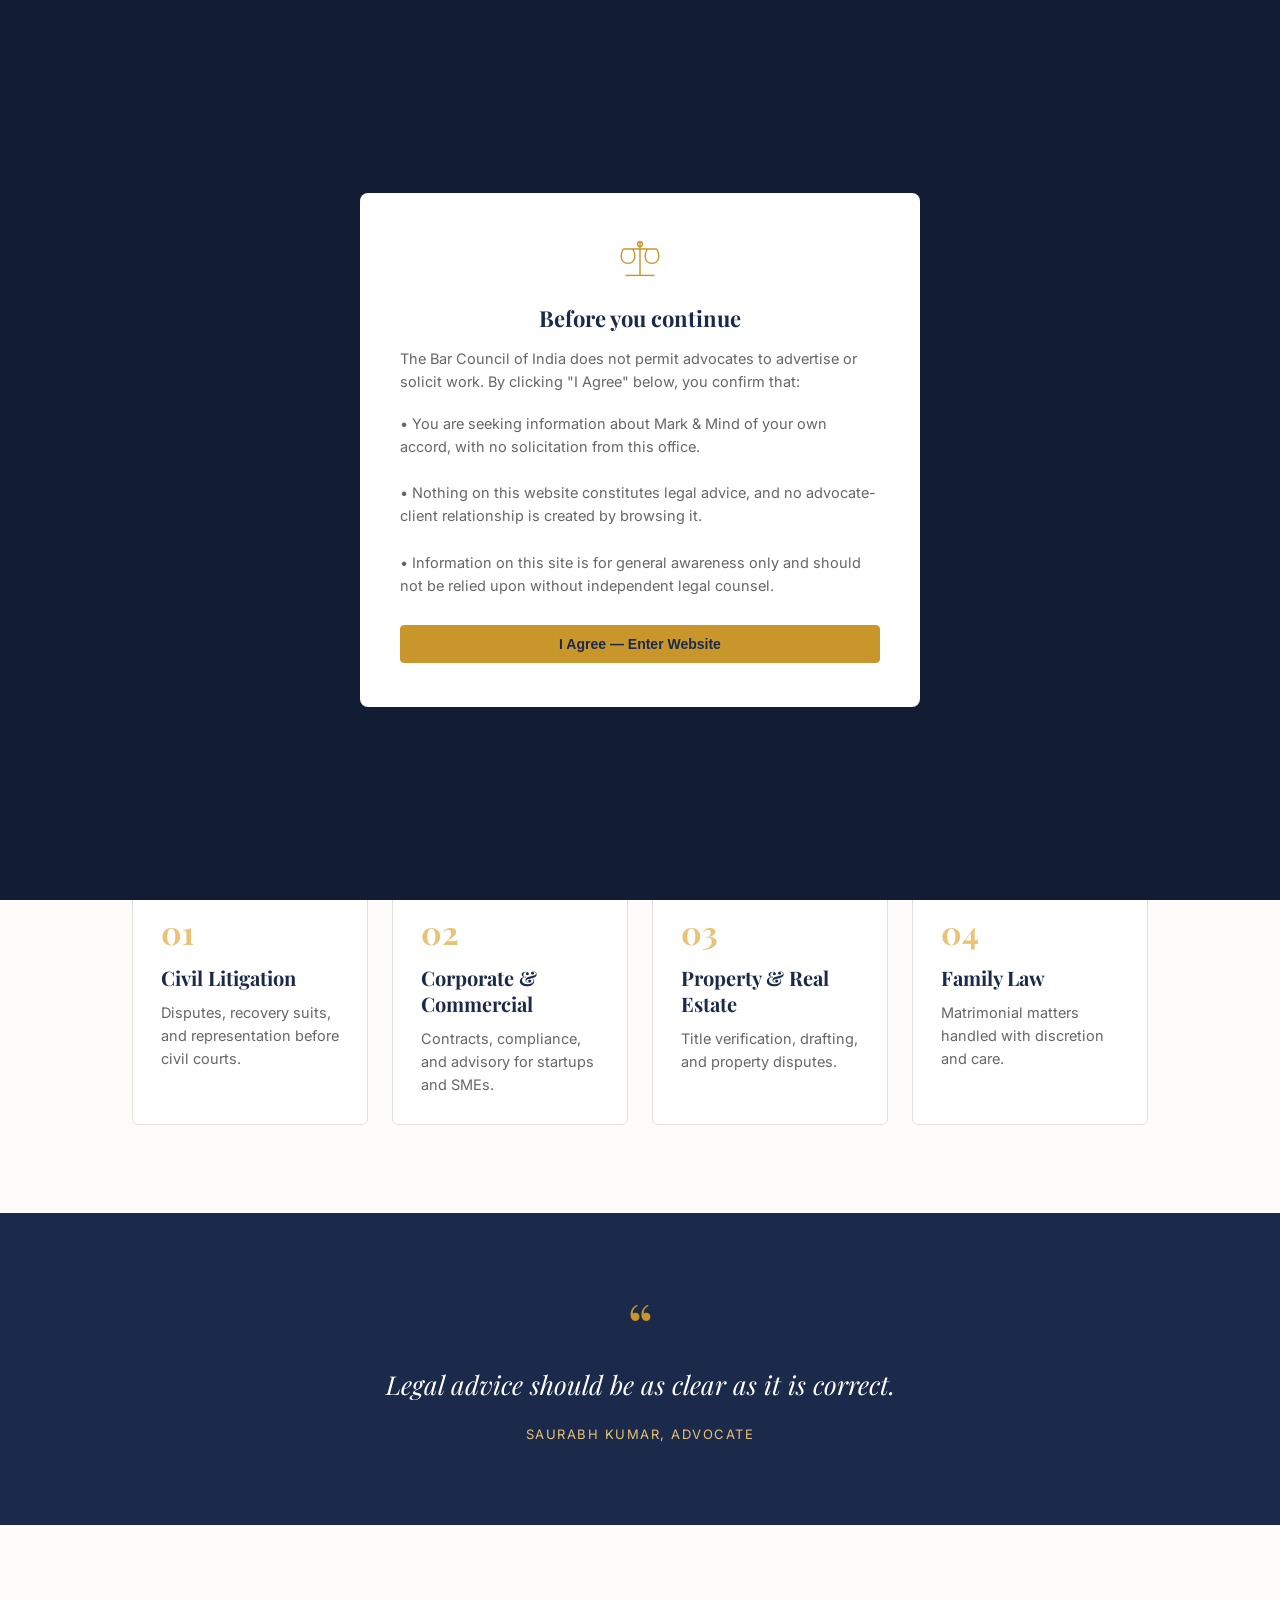
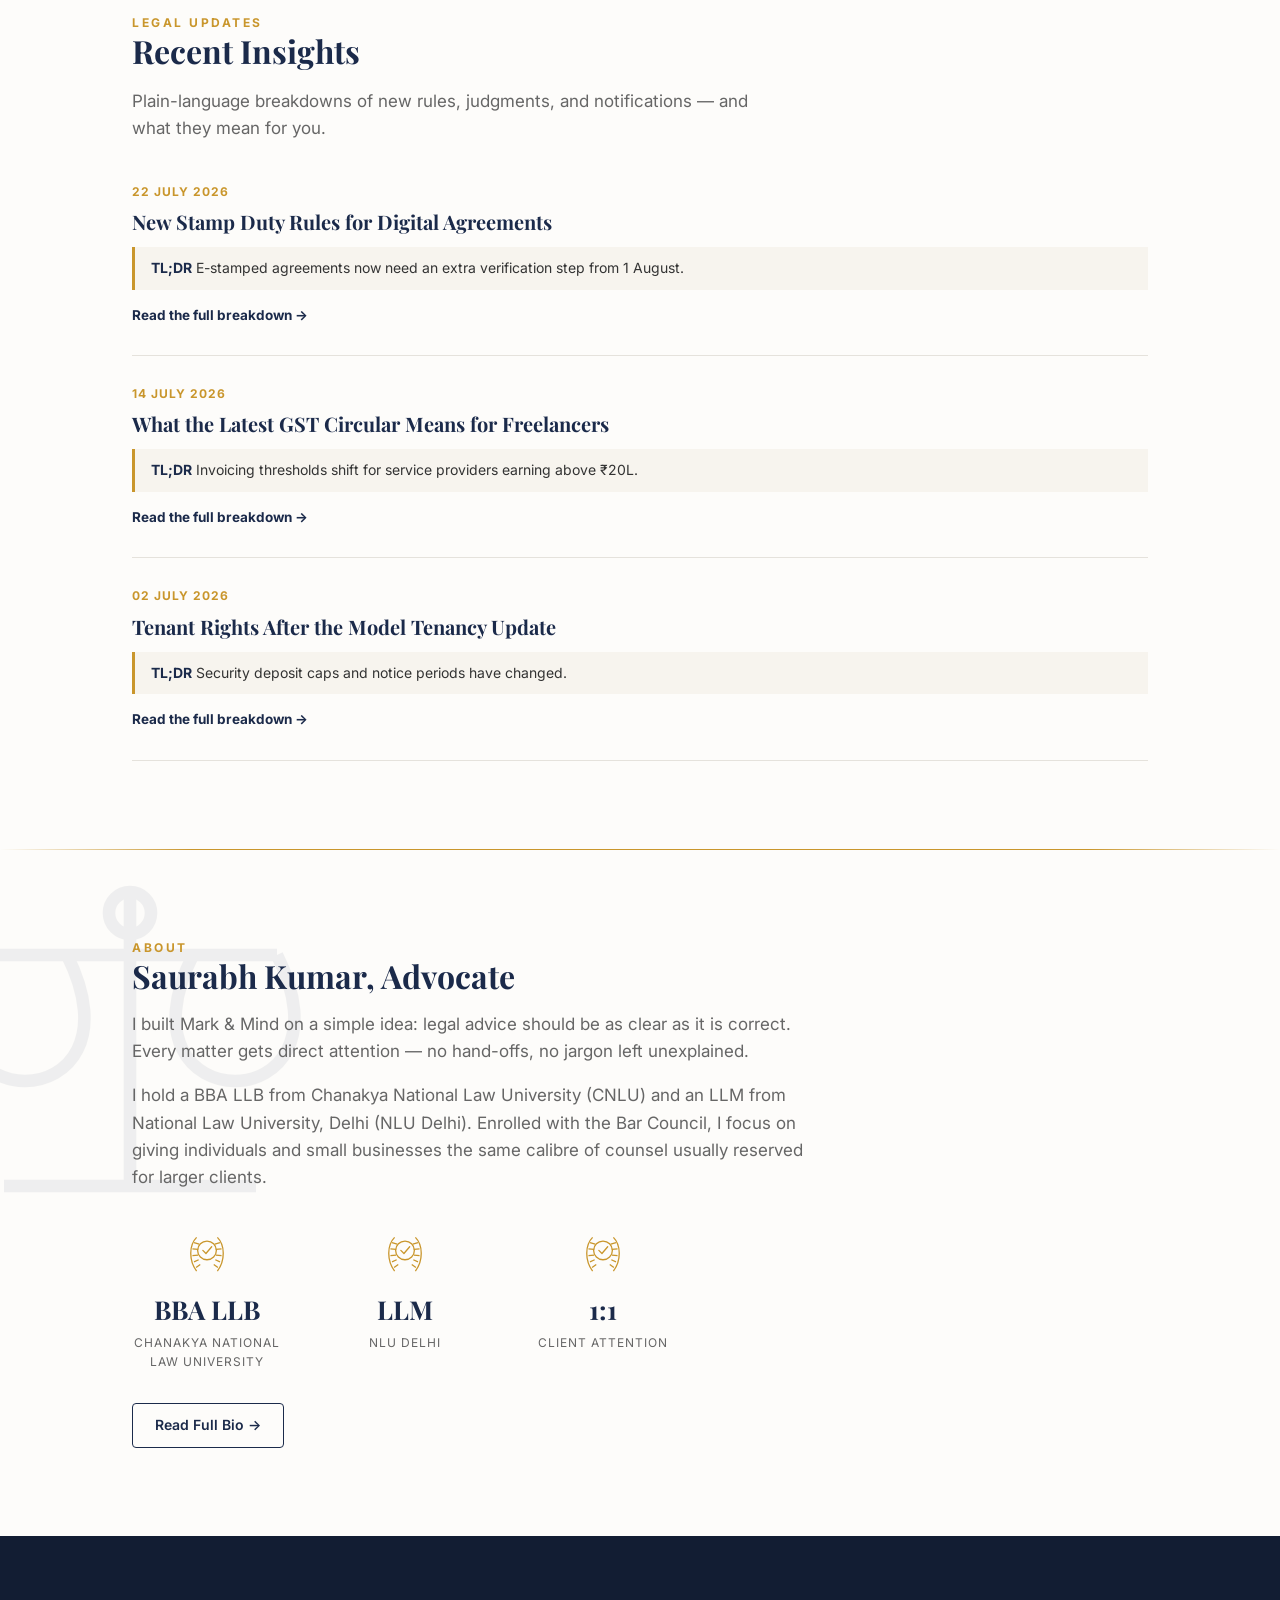
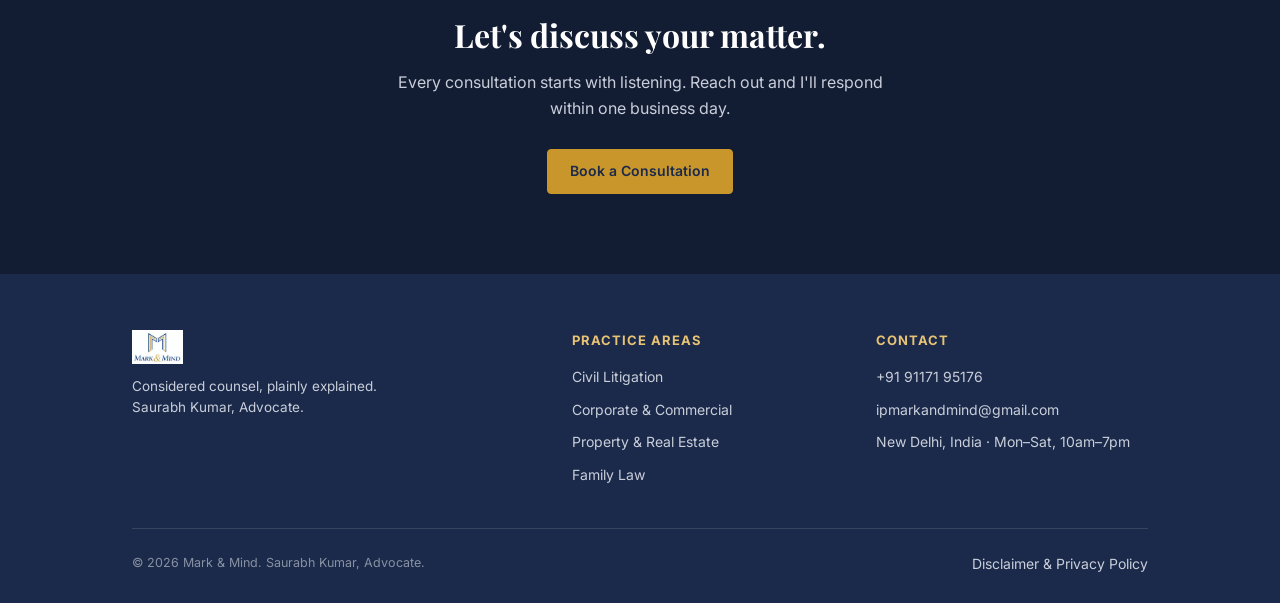
<file: app/static/index.html>
<!DOCTYPE html>
<html lang="en">
<head>
<meta charset="UTF-8" />
<meta name="viewport" content="width=device-width, initial-scale=1.0" />
<title>Mark &amp; Mind — Saurabh Kumar, Advocate | New Delhi</title>
<meta name="description" content="Saurabh Kumar advises individuals and small businesses on civil, corporate, and property matters — with clarity and direct attention." />
<link rel="stylesheet" href="assets/styles.css" />
</head>
<body>

<!-- ===== BCI-required disclaimer gateway ===== -->
<div class="gateway-overlay" id="gateway">
  <div class="gateway-card">
    <svg viewBox="0 0 100 100"><use href="assets/scales-icon.svg#scales-icon" style="color:#C9962C"/></svg>
    <h2>Before you continue</h2>
    <p>
      The Bar Council of India does not permit advocates to advertise or solicit work.
      By clicking "I Agree" below, you confirm that:
    </p>
    <p style="margin-top:-10px;">
      • You are seeking information about Mark &amp; Mind of your own accord, with no
      solicitation from this office.<br/><br/>
      • Nothing on this website constitutes legal advice, and no advocate-client
      relationship is created by browsing it.<br/><br/>
      • Information on this site is for general awareness only and should not be
      relied upon without independent legal counsel.
    </p>
    <button class="btn btn-gold" id="gateway-agree">I Agree — Enter Website</button>
  </div>
</div>

<header class="site-header">
  <div class="wrap">
    <a href="index.html" class="brand">
      <img src="assets/logo.png" style="height:34px; width:auto;">
    </a>
    <nav class="main-nav">
      <a href="index.html" class="current">Home</a>
      <a href="practice-areas.html">Practice Areas</a>
      <a href="insights.html">Insights</a>
      <a href="about.html">About</a>
      <a href="careers.html">Careers</a>
      <a href="contact.html" class="btn btn-gold">Book a Consultation</a>
    </nav>
  </div>
</header>

<section class="hero hero-bg">
  <div class="wrap">
    <div class="eyebrow">Advocate · New Delhi</div>
    <h1>Considered counsel,<br/>plainly explained.</h1>
    <p class="lede">
      Saurabh Kumar advises individuals and small businesses on civil, corporate,
      and property matters — with the same clarity he brings to writing about the law.
    </p>
    <div class="hero-actions">
      <a href="practice-areas.html" class="btn btn-ghost" style="border-color:#fff; color:#fff;">View Practice Areas →</a>
      <a href="insights.html" class="btn btn-gold">Read Latest Insights</a>
    </div>
  </div>
</section>

<hr class="divider"/>

<section>
  <div class="wrap">
    <div class="eyebrow">What I Handle</div>
    <h2>Practice Areas</h2>
    <p class="lede">Focused representation across the matters individuals and growing businesses face most often.</p>

    <div class="card-grid">
      <a href="practice-areas.html#civil" class="practice-card">
        <div class="num">01</div>
        <h3>Civil Litigation</h3>
        <p>Disputes, recovery suits, and representation before civil courts.</p>
      </a>
      <a href="practice-areas.html#corporate" class="practice-card">
        <div class="num">02</div>
        <h3>Corporate &amp; Commercial</h3>
        <p>Contracts, compliance, and advisory for startups and SMEs.</p>
      </a>
      <a href="practice-areas.html#property" class="practice-card">
        <div class="num">03</div>
        <h3>Property &amp; Real Estate</h3>
        <p>Title verification, drafting, and property disputes.</p>
      </a>
      <a href="practice-areas.html#family" class="practice-card">
        <div class="num">04</div>
        <h3>Family Law</h3>
        <p>Matrimonial matters handled with discretion and care.</p>
      </a>
    </div>
  </div>
</section>

<section class="quote-band">
  <div class="wrap">
    <div class="quote-mark">&#8220;</div>
    <blockquote>Legal advice should be as clear as it is correct.</blockquote>
    <cite>Saurabh Kumar, Advocate</cite>
  </div>
</section>

<section>
  <div class="wrap">
    <div class="eyebrow">Legal Updates</div>
    <h2>Recent Insights</h2>
    <p class="lede">Plain-language breakdowns of new rules, judgments, and notifications — and what they mean for you.</p>

    <div class="article-list">
      <div class="article-item">
        <div class="article-date">22 July 2026</div>
        <h3>New Stamp Duty Rules for Digital Agreements</h3>
        <div class="tldr"><strong>TL;DR</strong> E-stamped agreements now need an extra verification step from 1 August.</div>
        <a href="insights.html#stamp-duty" class="read-more">Read the full breakdown →</a>
      </div>
      <div class="article-item">
        <div class="article-date">14 July 2026</div>
        <h3>What the Latest GST Circular Means for Freelancers</h3>
        <div class="tldr"><strong>TL;DR</strong> Invoicing thresholds shift for service providers earning above ₹20L.</div>
        <a href="insights.html#gst-circular" class="read-more">Read the full breakdown →</a>
      </div>
      <div class="article-item">
        <div class="article-date">02 July 2026</div>
        <h3>Tenant Rights After the Model Tenancy Update</h3>
        <div class="tldr"><strong>TL;DR</strong> Security deposit caps and notice periods have changed.</div>
        <a href="insights.html#tenancy-update" class="read-more">Read the full breakdown →</a>
      </div>
    </div>
  </div>
</section>

<hr class="divider"/>

<section>
  <svg class="watermark-scales left" viewBox="0 0 100 100"><use href="assets/scales-icon.svg#scales-icon" style="color:#1B2A4A"/></svg>
  <div class="wrap">
    <div class="eyebrow">About</div>
    <h2>Saurabh Kumar, Advocate</h2>
    <p class="lede" style="max-width:680px; margin-top:16px;">
      I built Mark &amp; Mind on a simple idea: legal advice should be as clear as it is
      correct. Every matter gets direct attention — no hand-offs, no jargon left unexplained.
    </p>
    <p class="lede" style="max-width:680px;">
      I hold a BBA LLB from Chanakya National Law University (CNLU) and an LLM from
      National Law University, Delhi (NLU Delhi). Enrolled with the Bar Council, I focus
      on giving individuals and small businesses the same calibre of counsel usually
      reserved for larger clients.
    </p>

    <div class="badge-row">
      <div class="badge">
        <svg viewBox="0 0 100 100"><use href="assets/laurel.svg#laurel-icon"/></svg>
        <div class="badge-num">BBA LLB</div>
        <div class="badge-label">Chanakya National Law University</div>
      </div>
      <div class="badge">
        <svg viewBox="0 0 100 100"><use href="assets/laurel.svg#laurel-icon"/></svg>
        <div class="badge-num">LLM</div>
        <div class="badge-label">NLU Delhi</div>
      </div>
      <div class="badge">
        <svg viewBox="0 0 100 100"><use href="assets/laurel.svg#laurel-icon"/></svg>
        <div class="badge-num">1:1</div>
        <div class="badge-label">Client Attention</div>
      </div>
    </div>

    <a href="about.html" class="btn" style="margin-top:32px; display:inline-block;">Read Full Bio →</a>
  </div>
</section>

<section class="quote-band" style="background:var(--navy-deep);">
  <div class="wrap">
    <h2 style="color:#fff;">Let's discuss your matter.</h2>
    <p style="color:#C9CEDA; max-width:520px; margin:16px auto 28px;">
      Every consultation starts with listening. Reach out and I'll respond within one business day.
    </p>
    <a href="contact.html" class="btn btn-gold">Book a Consultation</a>
  </div>
</section>

<footer class="site-footer">
  <div class="wrap">
    <div class="footer-grid">
      <div>
        <div class="brand"><img src="assets/logo.png" style="height:34px; width:auto;"></div>
        <p style="font-size:13.5px; margin-top:12px; max-width:280px;">Considered counsel, plainly explained. Saurabh Kumar, Advocate.</p>
      </div>
      <div>
        <h4>Practice Areas</h4>
        <a href="practice-areas.html#civil">Civil Litigation</a>
        <a href="practice-areas.html#corporate">Corporate &amp; Commercial</a>
        <a href="practice-areas.html#property">Property &amp; Real Estate</a>
        <a href="practice-areas.html#family">Family Law</a>
      </div>
      <div>
        <h4>Contact</h4>
        <a href="tel:+919117195176">+91 91171 95176</a>
        <a href="mailto:ipmarkandmind@gmail.com">ipmarkandmind@gmail.com</a>
        <a href="contact.html">New Delhi, India · Mon–Sat, 10am–7pm</a>
      </div>
    </div>
    <div class="footer-bottom">
      <span>© 2026 Mark &amp; Mind. Saurabh Kumar, Advocate.</span>
      <span><a href="legal.html" style="display:inline;">Disclaimer &amp; Privacy Policy</a></span>
    </div>
  </div>
</footer>

<a href="https://wa.me/919117195176" class="whatsapp-float" target="_blank" rel="noopener" aria-label="Chat on WhatsApp">
  <svg viewBox="0 0 32 32" fill="#fff"><path d="M16 3C9 3 3 9 3 16c0 2.4.6 4.6 1.8 6.6L3 29l6.6-1.7C11.5 28.4 13.7 29 16 29c7 0 13-6 13-13S23 3 16 3zm0 24c-2.1 0-4.1-.6-5.8-1.6l-.4-.2-3.9 1 1-3.8-.3-.4C5.6 20 5 18 5 16 5 10.1 9.9 5.2 16 5.2S27 10.1 27 16 22.1 27 16 27zm6.1-8.4c-.3-.2-2-1-2.3-1.1-.3-.1-.5-.2-.7.2-.2.3-.8 1.1-1 1.3-.2.2-.4.2-.7.1-.3-.2-1.3-.5-2.5-1.6-.9-.8-1.5-1.8-1.7-2.1-.2-.3 0-.5.1-.6.1-.1.3-.4.5-.5.1-.2.2-.3.3-.5.1-.2 0-.4 0-.5 0-.2-.7-1.7-1-2.3-.2-.6-.5-.5-.7-.5h-.6c-.2 0-.5.1-.8.4-.3.3-1 1-1 2.4s1 2.8 1.2 3c.1.2 2 3 4.8 4.3.7.3 1.2.5 1.6.6.7.2 1.3.2 1.8.1.5-.1 1.6-.7 1.9-1.3.2-.6.2-1.1.2-1.3-.1-.1-.3-.2-.6-.4z"/></svg>
</a>

<script>
  // Gateway is shown once per page load (no persistent storage used).
  document.getElementById('gateway-agree').addEventListener('click', () => {
    document.getElementById('gateway').style.display = 'none';
  });
</script>

</body>
</html>
</file>
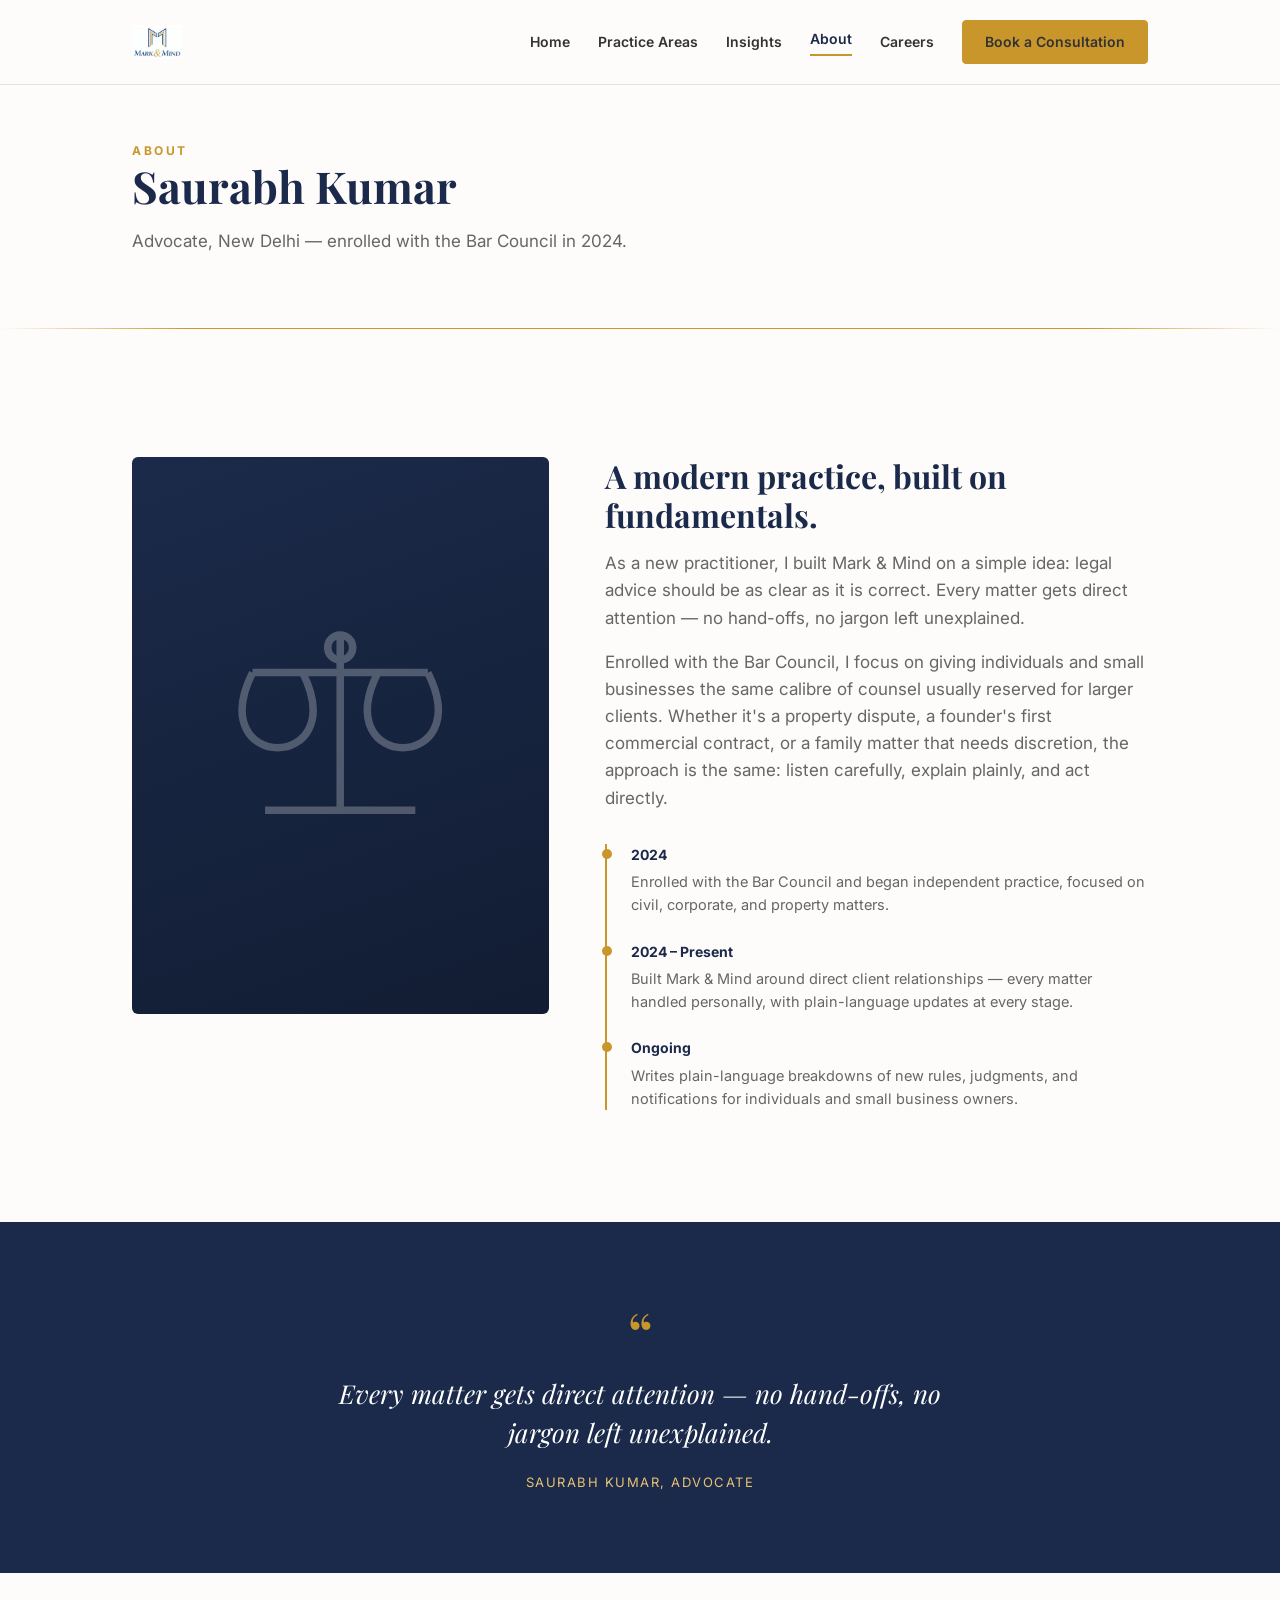
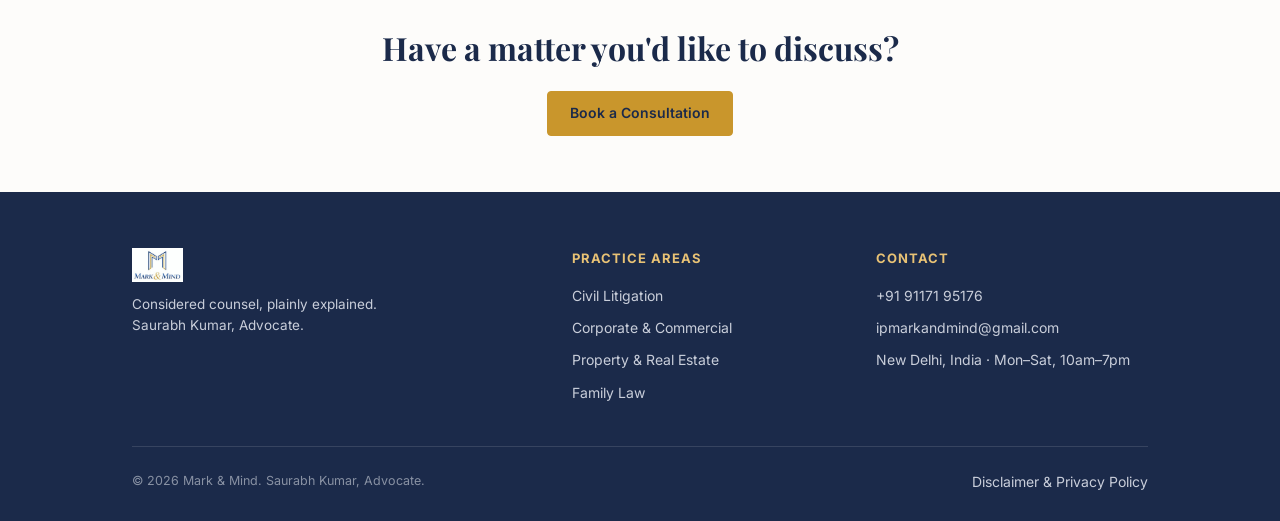
<file: app/static/about.html>
<!DOCTYPE html>
<html lang="en">
<head>
<meta charset="UTF-8" />
<meta name="viewport" content="width=device-width, initial-scale=1.0" />
<title>About Saurabh Kumar — Mark &amp; Mind</title>
<link rel="stylesheet" href="assets/styles.css" />
</head>
<body>

<header class="site-header">
  <div class="wrap">
    <a href="index.html" class="brand">
      <img src="assets/logo.png" style="height:34px; width:auto;">
    </a>
    <nav class="main-nav">
      <a href="index.html">Home</a>
      <a href="practice-areas.html">Practice Areas</a>
      <a href="insights.html">Insights</a>
      <a href="about.html" class="current">About</a>
      <a href="careers.html">Careers</a>
      <a href="contact.html" class="btn btn-gold">Book a Consultation</a>
    </nav>
  </div>
</header>

<section class="tight">
  <div class="wrap">
    <div class="eyebrow">About</div>
    <h1>Saurabh Kumar</h1>
    <p class="lede">Advocate, New Delhi — enrolled with the Bar Council in 2024.</p>
  </div>
</section>

<hr class="divider"/>

<section>
  <div class="wrap">
    <div class="about-grid">
      <div class="about-photo">
        <svg viewBox="0 0 100 100"><use href="assets/scales-icon.svg#scales-icon" style="color:#fff"/></svg>
      </div>
      <div>
        <h2>A modern practice, built on fundamentals.</h2>
        <p class="lede" style="max-width:100%; margin-top:16px;">
          As a new practitioner, I built Mark &amp; Mind on a simple idea: legal advice
          should be as clear as it is correct. Every matter gets direct attention — no
          hand-offs, no jargon left unexplained.
        </p>
        <p class="lede" style="max-width:100%;">
          Enrolled with the Bar Council, I focus on giving individuals and small
          businesses the same calibre of counsel usually reserved for larger clients.
          Whether it's a property dispute, a founder's first commercial contract, or a
          family matter that needs discretion, the approach is the same: listen
          carefully, explain plainly, and act directly.
        </p>

        <div class="timeline">
          <div class="timeline-item">
            <div class="year">2024</div>
            <p>Enrolled with the Bar Council and began independent practice, focused on
            civil, corporate, and property matters.</p>
          </div>
          <div class="timeline-item">
            <div class="year">2024 – Present</div>
            <p>Built Mark &amp; Mind around direct client relationships — every matter
            handled personally, with plain-language updates at every stage.</p>
          </div>
          <div class="timeline-item">
            <div class="year">Ongoing</div>
            <p>Writes plain-language breakdowns of new rules, judgments, and
            notifications for individuals and small business owners.</p>
          </div>
        </div>
      </div>
    </div>
  </div>
</section>

<section class="quote-band">
  <div class="wrap">
    <div class="quote-mark">&#8220;</div>
    <blockquote>Every matter gets direct attention — no hand-offs, no jargon left unexplained.</blockquote>
    <cite>Saurabh Kumar, Advocate</cite>
  </div>
</section>

<section class="tight">
  <div class="wrap" style="text-align:center;">
    <h2>Have a matter you'd like to discuss?</h2>
    <a href="contact.html" class="btn btn-gold" style="margin-top:24px; display:inline-block;">Book a Consultation</a>
  </div>
</section>

<footer class="site-footer">
  <div class="wrap">
    <div class="footer-grid">
      <div>
        <div class="brand"><img src="assets/logo.png" style="height:34px; width:auto;"></div>
        <p style="font-size:13.5px; margin-top:12px; max-width:280px;">Considered counsel, plainly explained. Saurabh Kumar, Advocate.</p>
      </div>
      <div>
        <h4>Practice Areas</h4>
        <a href="practice-areas.html#civil">Civil Litigation</a>
        <a href="practice-areas.html#corporate">Corporate &amp; Commercial</a>
        <a href="practice-areas.html#property">Property &amp; Real Estate</a>
        <a href="practice-areas.html#family">Family Law</a>
      </div>
      <div>
        <h4>Contact</h4>
        <a href="tel:+919117195176">+91 91171 95176</a>
        <a href="mailto:ipmarkandmind@gmail.com">ipmarkandmind@gmail.com</a>
        <a href="contact.html">New Delhi, India · Mon–Sat, 10am–7pm</a>
      </div>
    </div>
    <div class="footer-bottom">
      <span>© 2026 Mark &amp; Mind. Saurabh Kumar, Advocate.</span>
      <span><a href="legal.html" style="display:inline;">Disclaimer &amp; Privacy Policy</a></span>
    </div>
  </div>
</footer>

</body>
</html>
</file>
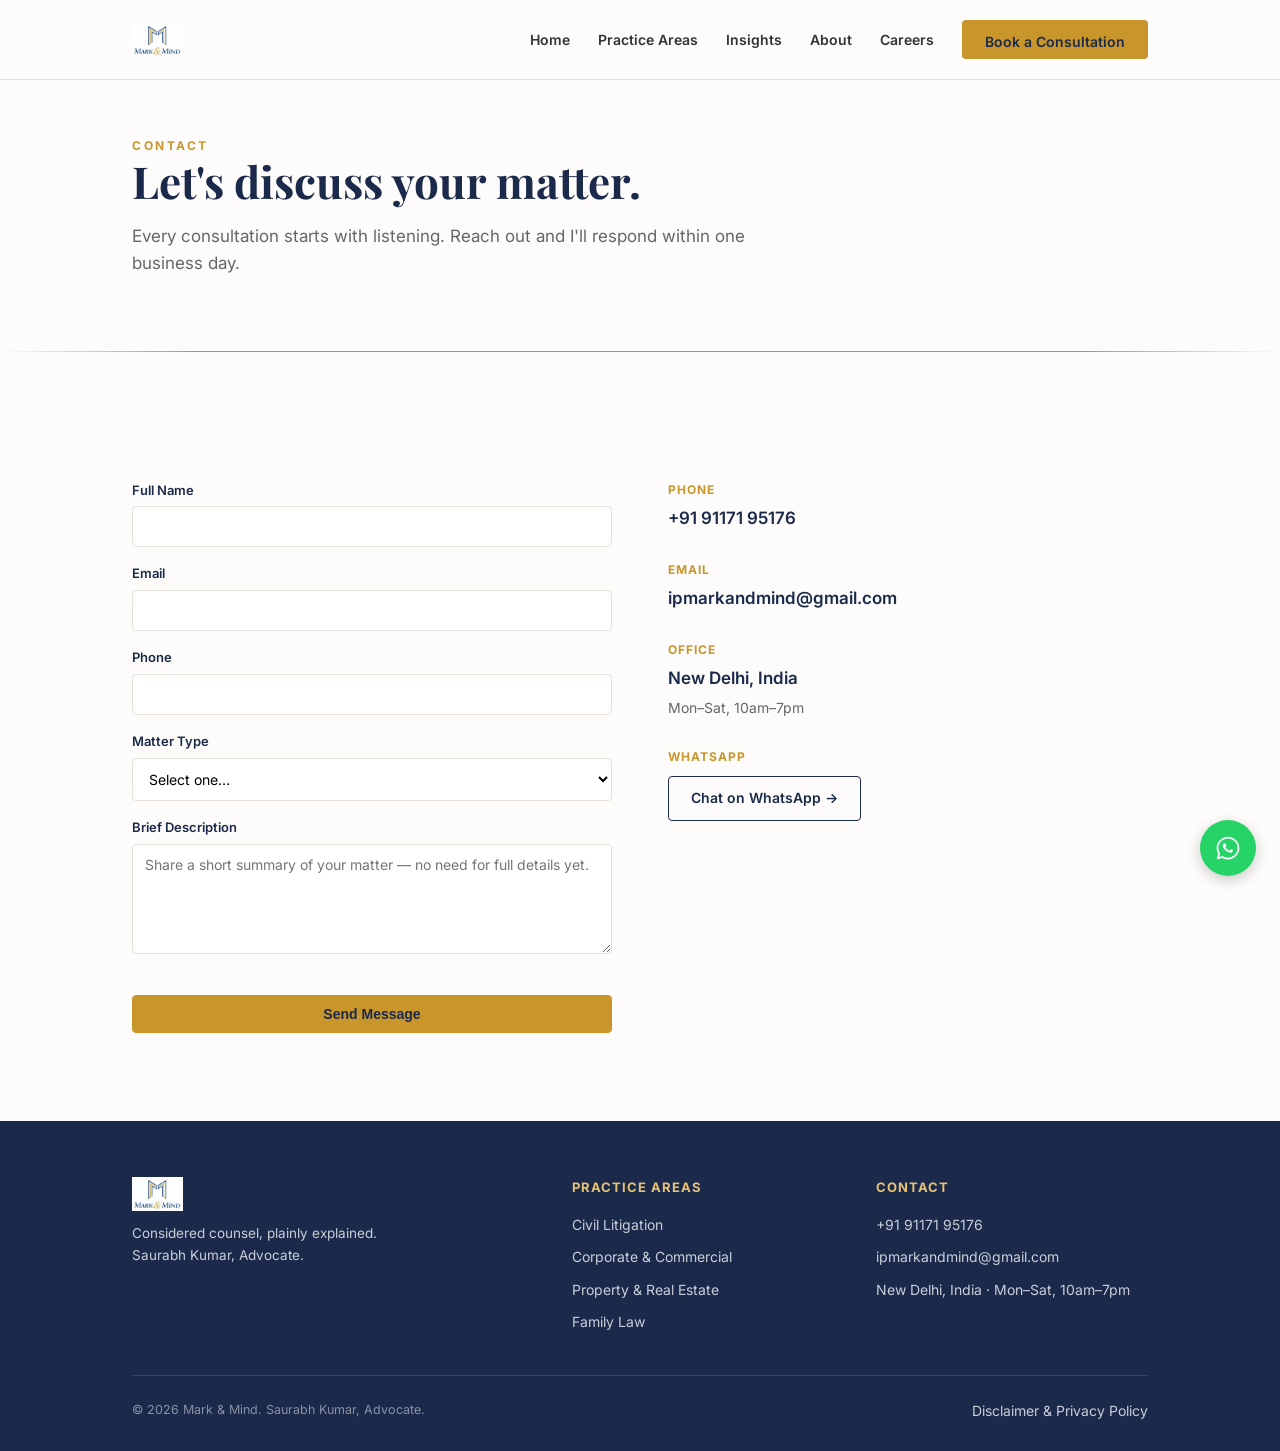
<file: app/static/contact.html>
<!DOCTYPE html>
<html lang="en">
<head>
<meta charset="UTF-8" />
<meta name="viewport" content="width=device-width, initial-scale=1.0" />
<title>Contact — Mark &amp; Mind</title>
<link rel="stylesheet" href="assets/styles.css" />
</head>
<body>

<header class="site-header">
  <div class="wrap">
    <a href="index.html" class="brand">
      <img src="assets/logo.png" style="height:34px; width:auto;">
    </a>
    <nav class="main-nav">
      <a href="index.html">Home</a>
      <a href="practice-areas.html">Practice Areas</a>
      <a href="insights.html">Insights</a>
      <a href="about.html">About</a>
      <a href="careers.html">Careers</a>
      <a href="contact.html" class="btn btn-gold current">Book a Consultation</a>
    </nav>
  </div>
</header>

<section class="tight">
  <div class="wrap">
    <div class="eyebrow">Contact</div>
    <h1>Let's discuss your matter.</h1>
    <p class="lede">Every consultation starts with listening. Reach out and I'll respond within one business day.</p>
  </div>
</section>

<hr class="divider"/>

<section>
  <div class="wrap">
    <div class="contact-grid">

      <form class="contact-form" id="contact-form">
        <label>Full Name</label>
        <input type="text" name="full_name" required />

        <label>Email</label>
        <input type="email" name="email" required />

        <label>Phone</label>
        <input type="tel" name="phone" required />

        <label>Matter Type</label>
        <select name="matter_type" required>
          <option value="">Select one…</option>
          <option>Civil Litigation</option>
          <option>Corporate &amp; Commercial</option>
          <option>Property &amp; Real Estate</option>
          <option>Family Law</option>
          <option>Something else</option>
        </select>

        <label>Brief Description</label>
        <textarea name="message" placeholder="Share a short summary of your matter — no need for full details yet." required></textarea>

        <div id="contact-status" style="margin-top:14px; font-size:14px;"></div>

        <button type="submit" class="btn btn-gold" style="margin-top:20px; width:100%;">Send Message</button>
      </form>

      <div>
        <div class="contact-info-item">
          <div class="label">Phone</div>
          <a href="tel:+919117195176" style="font-size:17px; color:var(--navy); font-weight:600;">+91 91171 95176</a>
        </div>
        <div class="contact-info-item">
          <div class="label">Email</div>
          <a href="mailto:ipmarkandmind@gmail.com" style="font-size:17px; color:var(--navy); font-weight:600;">ipmarkandmind@gmail.com</a>
        </div>
        <div class="contact-info-item">
          <div class="label">Office</div>
          <div style="font-size:17px; color:var(--navy); font-weight:600;">New Delhi, India</div>
          <div style="font-size:14px; color:var(--grey); margin-top:4px;">Mon–Sat, 10am–7pm</div>
        </div>
        <div class="contact-info-item">
          <div class="label">WhatsApp</div>
          <a href="https://wa.me/919117195176" target="_blank" rel="noopener" class="btn" style="display:inline-block; margin-top:4px;">Chat on WhatsApp →</a>
        </div>
      </div>

    </div>
  </div>
</section>

<footer class="site-footer">
  <div class="wrap">
    <div class="footer-grid">
      <div>
        <div class="brand"><img src="assets/logo.png" style="height:34px; width:auto;"></div>
        <p style="font-size:13.5px; margin-top:12px; max-width:280px;">Considered counsel, plainly explained. Saurabh Kumar, Advocate.</p>
      </div>
      <div>
        <h4>Practice Areas</h4>
        <a href="practice-areas.html#civil">Civil Litigation</a>
        <a href="practice-areas.html#corporate">Corporate &amp; Commercial</a>
        <a href="practice-areas.html#property">Property &amp; Real Estate</a>
        <a href="practice-areas.html#family">Family Law</a>
      </div>
      <div>
        <h4>Contact</h4>
        <a href="tel:+919117195176">+91 91171 95176</a>
        <a href="mailto:ipmarkandmind@gmail.com">ipmarkandmind@gmail.com</a>
        <a href="contact.html">New Delhi, India · Mon–Sat, 10am–7pm</a>
      </div>
    </div>
    <div class="footer-bottom">
      <span>© 2026 Mark &amp; Mind. Saurabh Kumar, Advocate.</span>
      <span><a href="legal.html" style="display:inline;">Disclaimer &amp; Privacy Policy</a></span>
    </div>
  </div>
</footer>

<a href="https://wa.me/919117195176" class="whatsapp-float" target="_blank" rel="noopener" aria-label="Chat on WhatsApp">
  <svg viewBox="0 0 32 32" fill="#fff"><path d="M16 3C9 3 3 9 3 16c0 2.4.6 4.6 1.8 6.6L3 29l6.6-1.7C11.5 28.4 13.7 29 16 29c7 0 13-6 13-13S23 3 16 3zm0 24c-2.1 0-4.1-.6-5.8-1.6l-.4-.2-3.9 1 1-3.8-.3-.4C5.6 20 5 18 5 16 5 10.1 9.9 5.2 16 5.2S27 10.1 27 16 22.1 27 16 27zm6.1-8.4c-.3-.2-2-1-2.3-1.1-.3-.1-.5-.2-.7.2-.2.3-.8 1.1-1 1.3-.2.2-.4.2-.7.1-.3-.2-1.3-.5-2.5-1.6-.9-.8-1.5-1.8-1.7-2.1-.2-.3 0-.5.1-.6.1-.1.3-.4.5-.5.1-.2.2-.3.3-.5.1-.2 0-.4 0-.5 0-.2-.7-1.7-1-2.3-.2-.6-.5-.5-.7-.5h-.6c-.2 0-.5.1-.8.4-.3.3-1 1-1 2.4s1 2.8 1.2 3c.1.2 2 3 4.8 4.3.7.3 1.2.5 1.6.6.7.2 1.3.2 1.8.1.5-.1 1.6-.7 1.9-1.3.2-.6.2-1.1.2-1.3-.1-.1-.3-.2-.6-.4z"/></svg>
</a>

<script>
  document.getElementById('contact-form').addEventListener('submit', async function (e) {
    e.preventDefault();
    const form = e.target;
    const status = document.getElementById('contact-status');
    const submitBtn = form.querySelector('button[type="submit"]');
    const data = Object.fromEntries(new FormData(form).entries());

    submitBtn.disabled = true;
    status.style.color = 'var(--grey)';
    status.textContent = 'Sending…';

    try {
      const res = await fetch('/api/contact', {
        method: 'POST',
        headers: { 'Content-Type': 'application/json' },
        body: JSON.stringify(data),
      });

      if (!res.ok) {
        const err = await res.json().catch(() => ({}));
        throw new Error(err.detail || 'Something went wrong. Please try again.');
      }

      form.reset();
      status.style.color = 'var(--navy)';
      status.textContent = "Thank you — your message has been sent. I'll respond within one business day.";
    } catch (err) {
      status.style.color = '#B3261E';
      status.textContent = typeof err.message === 'string' ? err.message : 'Something went wrong. Please try again.';
    } finally {
      submitBtn.disabled = false;
    }
  });
</script>

</body>
</html>
</file>
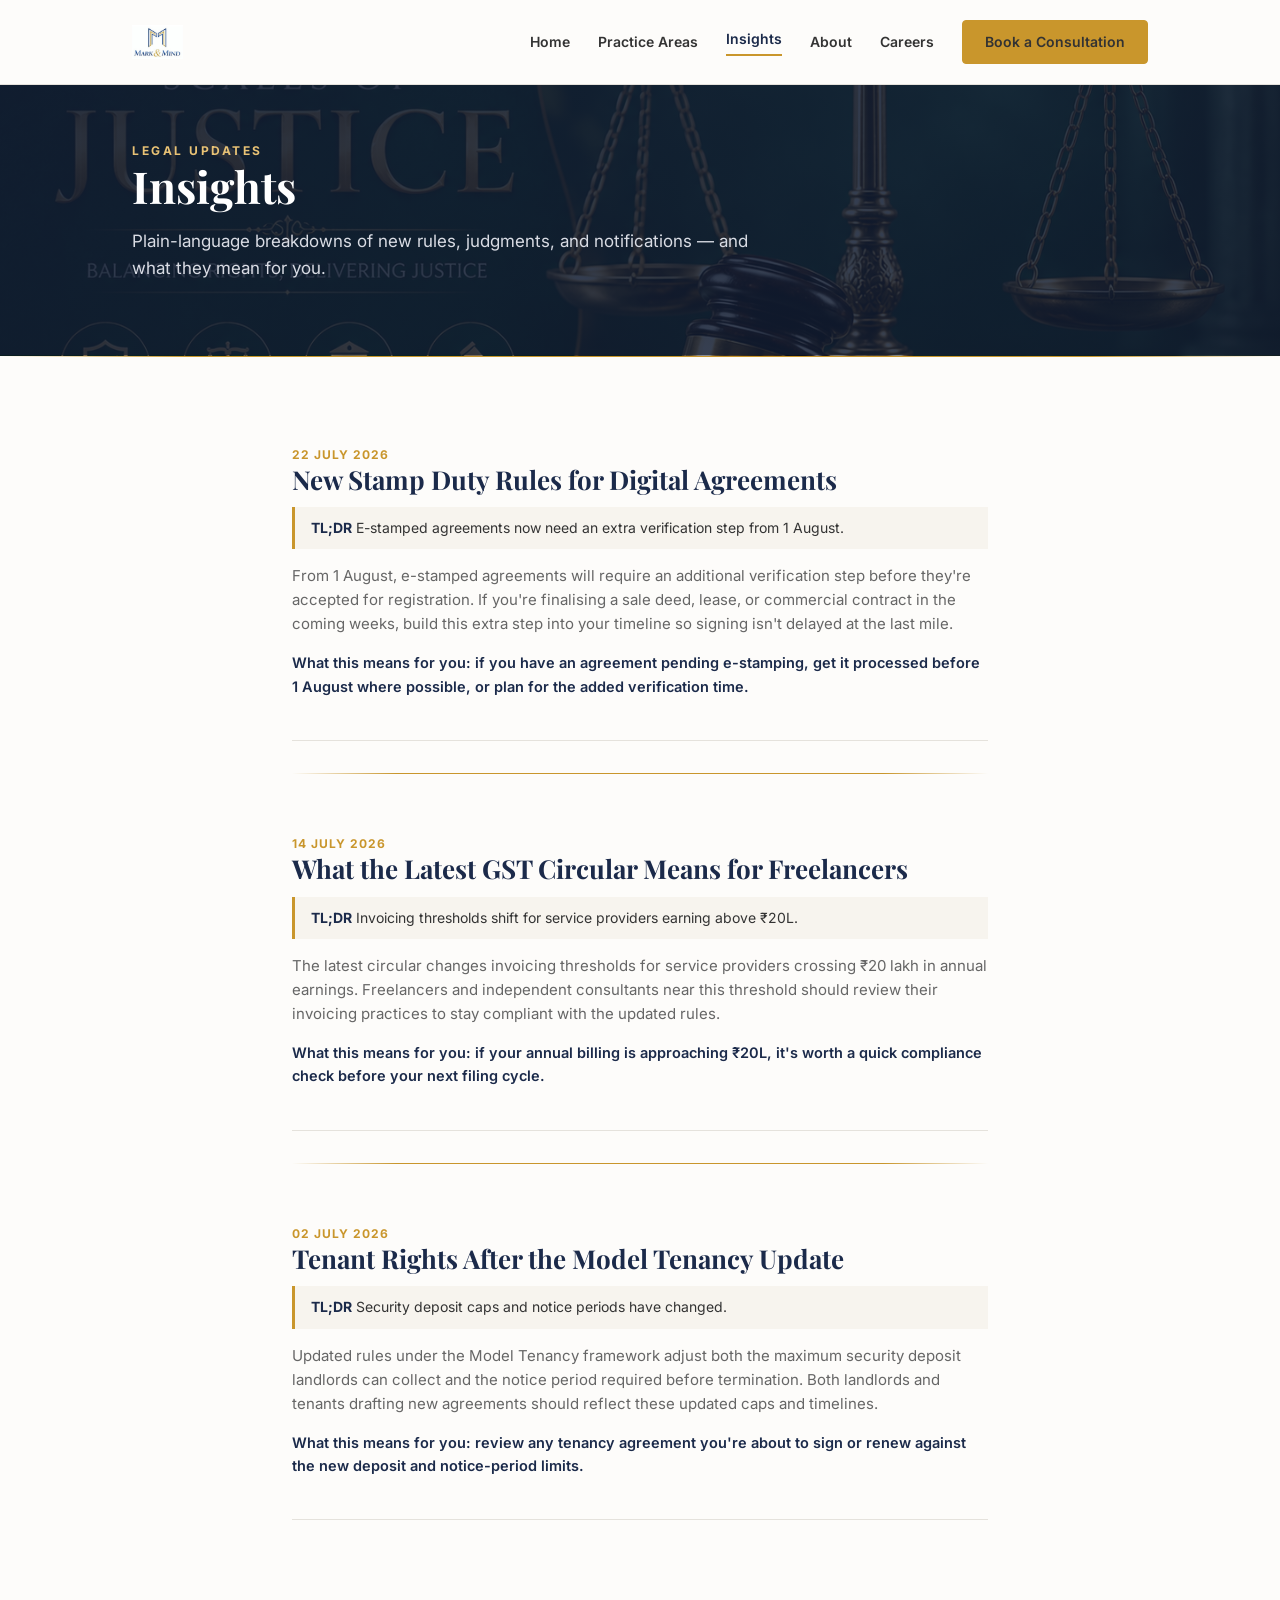
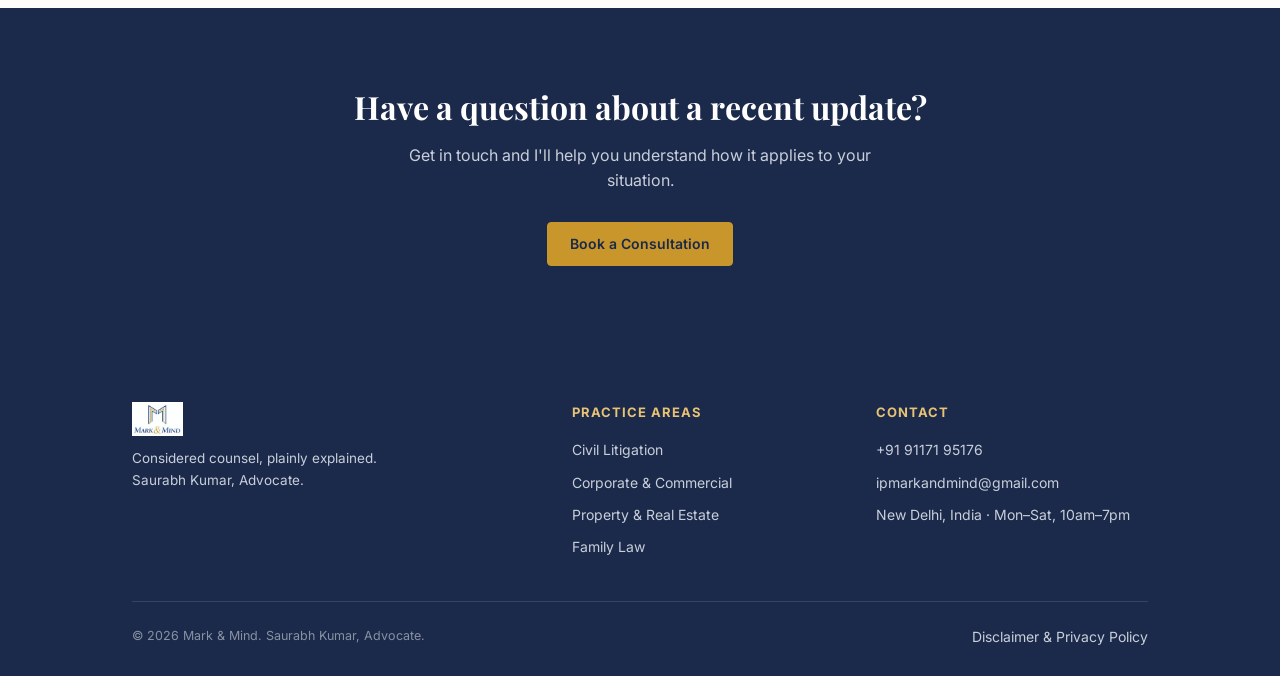
<file: app/static/insights.html>
<!DOCTYPE html>
<html lang="en">
<head>
<meta charset="UTF-8" />
<meta name="viewport" content="width=device-width, initial-scale=1.0" />
<title>Insights — Mark &amp; Mind</title>
<link rel="stylesheet" href="assets/styles.css" />
</head>
<body>

<header class="site-header">
  <div class="wrap">
    <a href="index.html" class="brand">
      <img src="assets/logo.png" style="height:34px; width:auto;">
    </a>
    <nav class="main-nav">
      <a href="index.html">Home</a>
      <a href="practice-areas.html">Practice Areas</a>
      <a href="insights.html" class="current">Insights</a>
      <a href="about.html">About</a>
      <a href="careers.html">Careers</a>
      <a href="contact.html" class="btn btn-gold">Book a Consultation</a>
    </nav>
  </div>
</header>

<section class="tight page-hero-bg">
  <div class="wrap">
    <div class="eyebrow">Legal Updates</div>
    <h1>Insights</h1>
    <p class="lede">Plain-language breakdowns of new rules, judgments, and notifications — and what they mean for you.</p>
  </div>
</section>

<hr class="divider"/>

<section>
  <div class="wrap" style="max-width:760px;">

    <article id="stamp-duty" class="article-item">
      <div class="article-date">22 July 2026</div>
      <h2 style="font-size:26px;">New Stamp Duty Rules for Digital Agreements</h2>
      <div class="tldr"><strong>TL;DR</strong> E-stamped agreements now need an extra verification step from 1 August.</div>
      <p style="color:var(--grey); font-size:15px;">
        From 1 August, e-stamped agreements will require an additional verification
        step before they're accepted for registration. If you're finalising a sale
        deed, lease, or commercial contract in the coming weeks, build this extra
        step into your timeline so signing isn't delayed at the last mile.
      </p>
      <p style="color:var(--navy); font-weight:600; font-size:14.5px;">What this means for you: if you have an agreement pending e-stamping, get it processed before 1 August where possible, or plan for the added verification time.</p>
    </article>

    <hr class="divider" style="margin:32px 0;"/>

    <article id="gst-circular" class="article-item">
      <div class="article-date">14 July 2026</div>
      <h2 style="font-size:26px;">What the Latest GST Circular Means for Freelancers</h2>
      <div class="tldr"><strong>TL;DR</strong> Invoicing thresholds shift for service providers earning above ₹20L.</div>
      <p style="color:var(--grey); font-size:15px;">
        The latest circular changes invoicing thresholds for service providers
        crossing ₹20 lakh in annual earnings. Freelancers and independent
        consultants near this threshold should review their invoicing practices
        to stay compliant with the updated rules.
      </p>
      <p style="color:var(--navy); font-weight:600; font-size:14.5px;">What this means for you: if your annual billing is approaching ₹20L, it's worth a quick compliance check before your next filing cycle.</p>
    </article>

    <hr class="divider" style="margin:32px 0;"/>

    <article id="tenancy-update" class="article-item">
      <div class="article-date">02 July 2026</div>
      <h2 style="font-size:26px;">Tenant Rights After the Model Tenancy Update</h2>
      <div class="tldr"><strong>TL;DR</strong> Security deposit caps and notice periods have changed.</div>
      <p style="color:var(--grey); font-size:15px;">
        Updated rules under the Model Tenancy framework adjust both the maximum
        security deposit landlords can collect and the notice period required
        before termination. Both landlords and tenants drafting new agreements
        should reflect these updated caps and timelines.
      </p>
      <p style="color:var(--navy); font-weight:600; font-size:14.5px;">What this means for you: review any tenancy agreement you're about to sign or renew against the new deposit and notice-period limits.</p>
    </article>

  </div>
</section>

<section class="quote-band">
  <div class="wrap">
    <h2 style="color:#fff;">Have a question about a recent update?</h2>
    <p style="color:#C9CEDA; max-width:480px; margin:16px auto 28px;">Get in touch and I'll help you understand how it applies to your situation.</p>
    <a href="contact.html" class="btn btn-gold">Book a Consultation</a>
  </div>
</section>

<footer class="site-footer">
  <div class="wrap">
    <div class="footer-grid">
      <div>
        <div class="brand"><img src="assets/logo.png" style="height:34px; width:auto;"></div>
        <p style="font-size:13.5px; margin-top:12px; max-width:280px;">Considered counsel, plainly explained. Saurabh Kumar, Advocate.</p>
      </div>
      <div>
        <h4>Practice Areas</h4>
        <a href="practice-areas.html#civil">Civil Litigation</a>
        <a href="practice-areas.html#corporate">Corporate &amp; Commercial</a>
        <a href="practice-areas.html#property">Property &amp; Real Estate</a>
        <a href="practice-areas.html#family">Family Law</a>
      </div>
      <div>
        <h4>Contact</h4>
        <a href="tel:+919117195176">+91 91171 95176</a>
        <a href="mailto:ipmarkandmind@gmail.com">ipmarkandmind@gmail.com</a>
        <a href="contact.html">New Delhi, India · Mon–Sat, 10am–7pm</a>
      </div>
    </div>
    <div class="footer-bottom">
      <span>© 2026 Mark &amp; Mind. Saurabh Kumar, Advocate.</span>
      <span><a href="legal.html" style="display:inline;">Disclaimer &amp; Privacy Policy</a></span>
    </div>
  </div>
</footer>

</body>
</html>
</file>
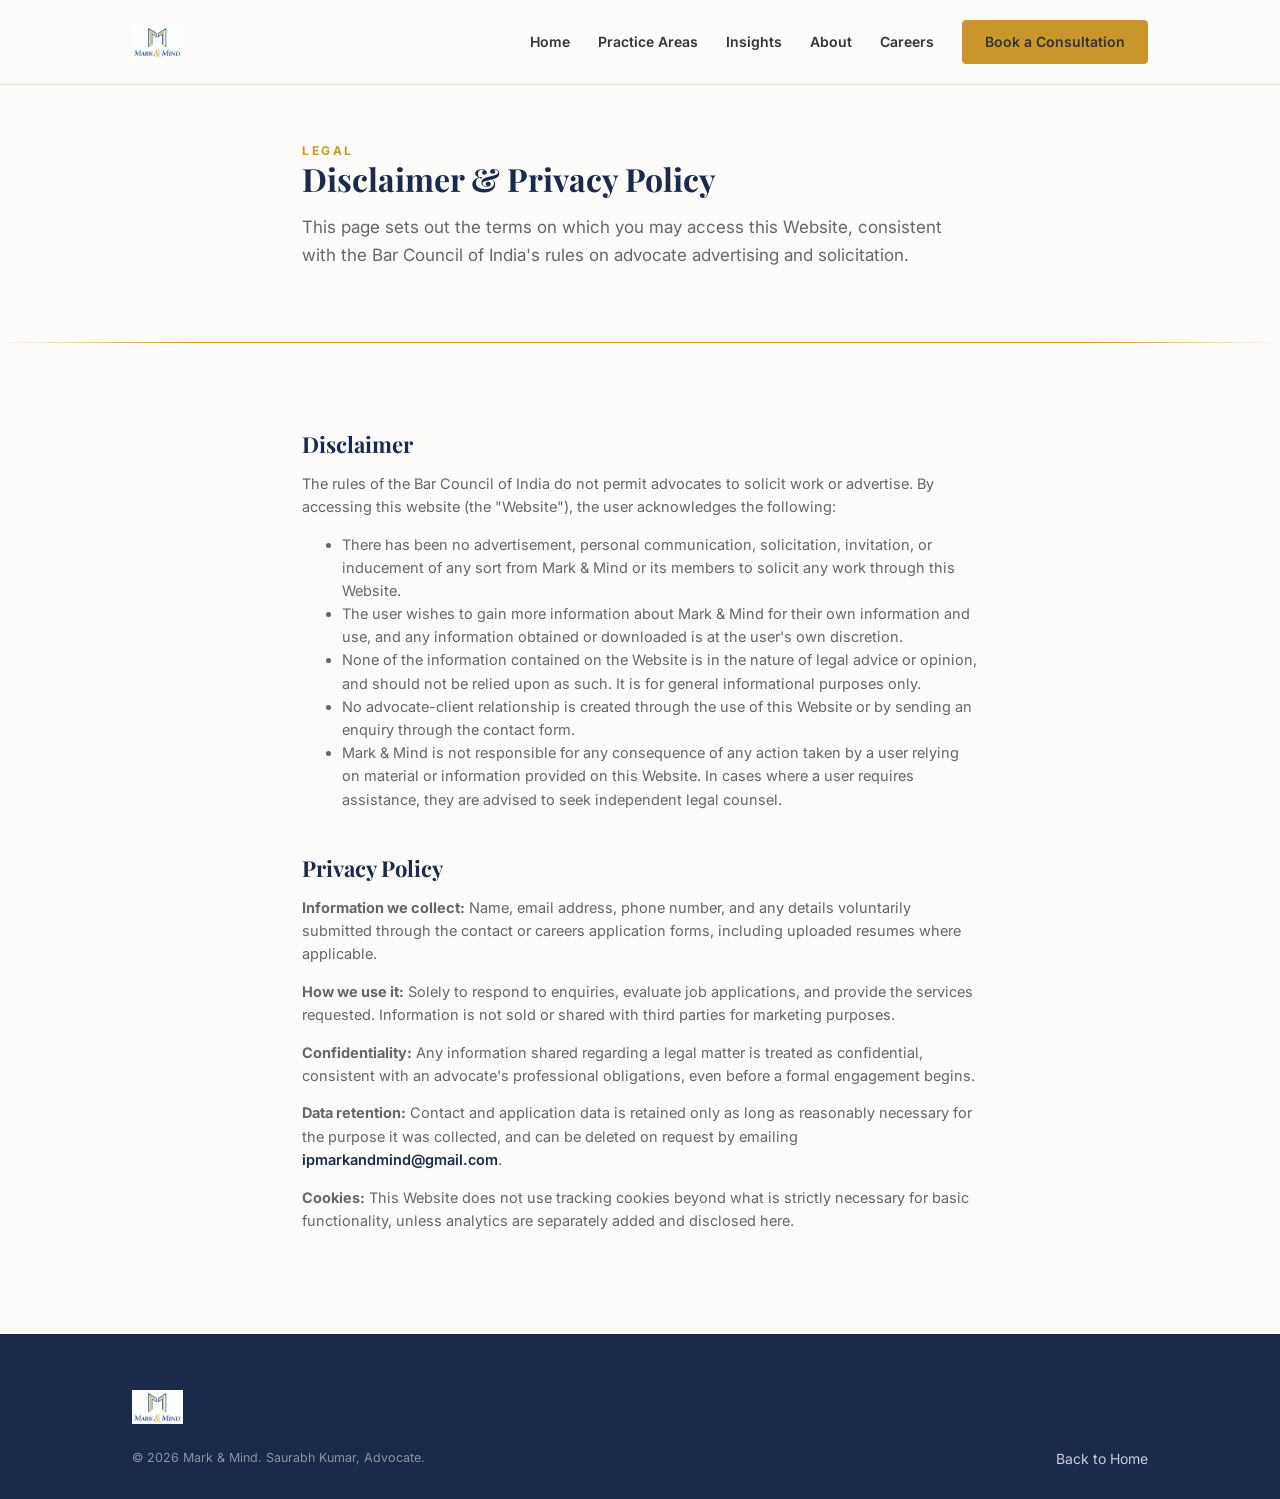
<file: app/static/legal.html>
<!DOCTYPE html>
<html lang="en">
<head>
<meta charset="UTF-8" />
<meta name="viewport" content="width=device-width, initial-scale=1.0" />
<title>Disclaimer &amp; Privacy Policy — Mark &amp; Mind</title>
<link rel="stylesheet" href="assets/styles.css" />
</head>
<body>

<header class="site-header">
  <div class="wrap">
    <a href="index.html" class="brand">
      <img src="assets/logo.png" style="height:34px; width:auto;">
    </a>
    <nav class="main-nav">
      <a href="index.html">Home</a>
      <a href="practice-areas.html">Practice Areas</a>
      <a href="insights.html">Insights</a>
      <a href="about.html">About</a>
      <a href="careers.html">Careers</a>
      <a href="contact.html" class="btn btn-gold">Book a Consultation</a>
    </nav>
  </div>
</header>

<section class="tight">
  <div class="wrap" style="max-width:740px;">
    <div class="eyebrow">Legal</div>
    <h1 style="font-size:32px;">Disclaimer &amp; Privacy Policy</h1>
    <p class="lede">
      This page sets out the terms on which you may access this Website, consistent
      with the Bar Council of India's rules on advocate advertising and solicitation.
    </p>
  </div>
</section>

<hr class="divider"/>

<section>
  <div class="wrap" style="max-width:740px;">
    <h2 style="font-size:22px;">Disclaimer</h2>
    <p style="color:var(--grey); font-size:14.5px;">
      The rules of the Bar Council of India do not permit advocates to solicit work or
      advertise. By accessing this website (the "Website"), the user acknowledges the
      following:
    </p>
    <ul style="color:var(--grey); font-size:14.5px;">
      <li>There has been no advertisement, personal communication, solicitation,
      invitation, or inducement of any sort from Mark &amp; Mind or its members to
      solicit any work through this Website.</li>
      <li>The user wishes to gain more information about Mark &amp; Mind for their own
      information and use, and any information obtained or downloaded is at the
      user's own discretion.</li>
      <li>None of the information contained on the Website is in the nature of legal
      advice or opinion, and should not be relied upon as such. It is for general
      informational purposes only.</li>
      <li>No advocate-client relationship is created through the use of this Website
      or by sending an enquiry through the contact form.</li>
      <li>Mark &amp; Mind is not responsible for any consequence of any action taken
      by a user relying on material or information provided on this Website. In cases
      where a user requires assistance, they are advised to seek independent legal
      counsel.</li>
    </ul>

    <h2 style="font-size:22px; margin-top:44px;">Privacy Policy</h2>
    <p style="color:var(--grey); font-size:14.5px;">
      <strong>Information we collect:</strong> Name, email address, phone number, and
      any details voluntarily submitted through the contact or careers application
      forms, including uploaded resumes where applicable.
    </p>
    <p style="color:var(--grey); font-size:14.5px;">
      <strong>How we use it:</strong> Solely to respond to enquiries, evaluate job
      applications, and provide the services requested. Information is not sold or
      shared with third parties for marketing purposes.
    </p>
    <p style="color:var(--grey); font-size:14.5px;">
      <strong>Confidentiality:</strong> Any information shared regarding a legal
      matter is treated as confidential, consistent with an advocate's professional
      obligations, even before a formal engagement begins.
    </p>
    <p style="color:var(--grey); font-size:14.5px;">
      <strong>Data retention:</strong> Contact and application data is retained only
      as long as reasonably necessary for the purpose it was collected, and can be
      deleted on request by emailing
      <a href="mailto:ipmarkandmind@gmail.com" style="color:var(--navy); font-weight:600;">ipmarkandmind@gmail.com</a>.
    </p>
    <p style="color:var(--grey); font-size:14.5px;">
      <strong>Cookies:</strong> This Website does not use tracking cookies beyond what
      is strictly necessary for basic functionality, unless analytics are separately
      added and disclosed here.
    </p>
  </div>
</section>

<footer class="site-footer">
  <div class="wrap">
    <div class="brand"><img src="assets/logo.png" style="height:34px; width:auto;"></div>
    <div class="footer-bottom" style="padding-top:24px;">
      <span>© 2026 Mark &amp; Mind. Saurabh Kumar, Advocate.</span>
      <span><a href="index.html" style="display:inline;">Back to Home</a></span>
    </div>
  </div>
</footer>

</body>
</html>
</file>
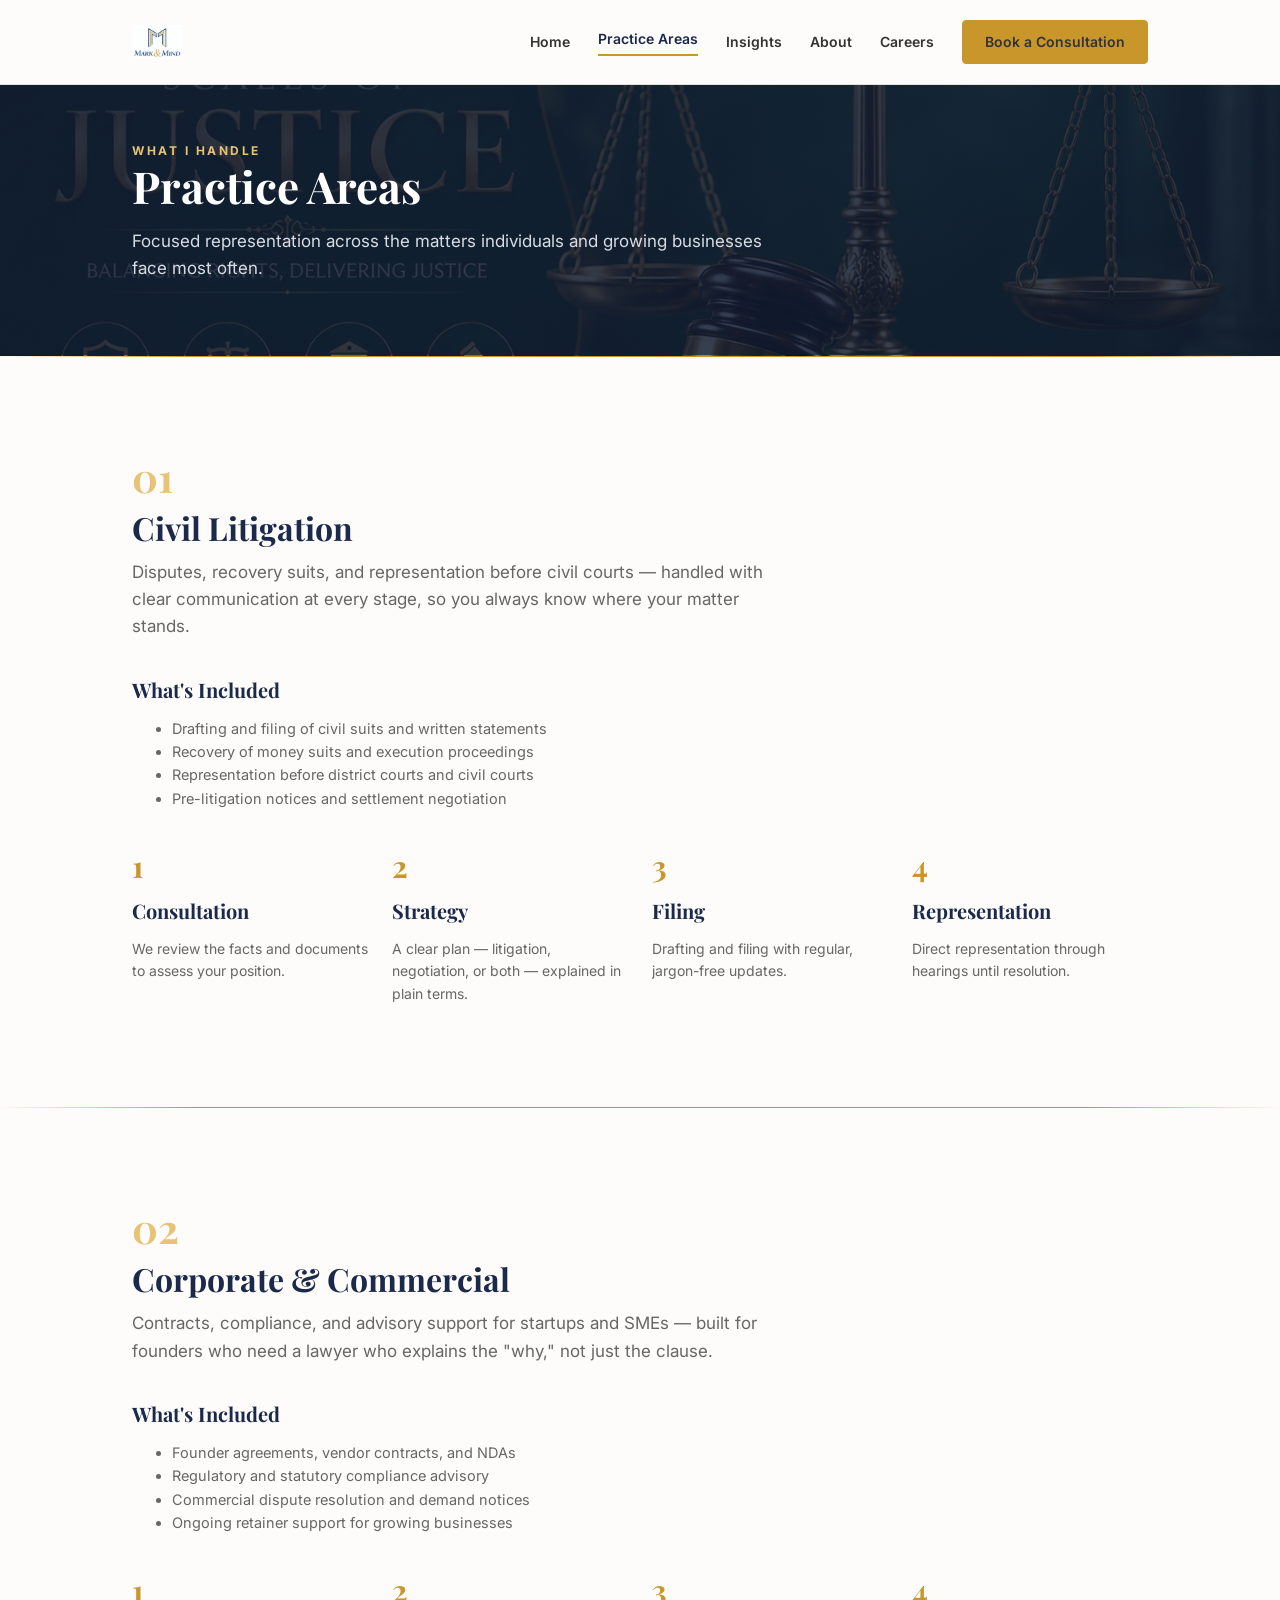
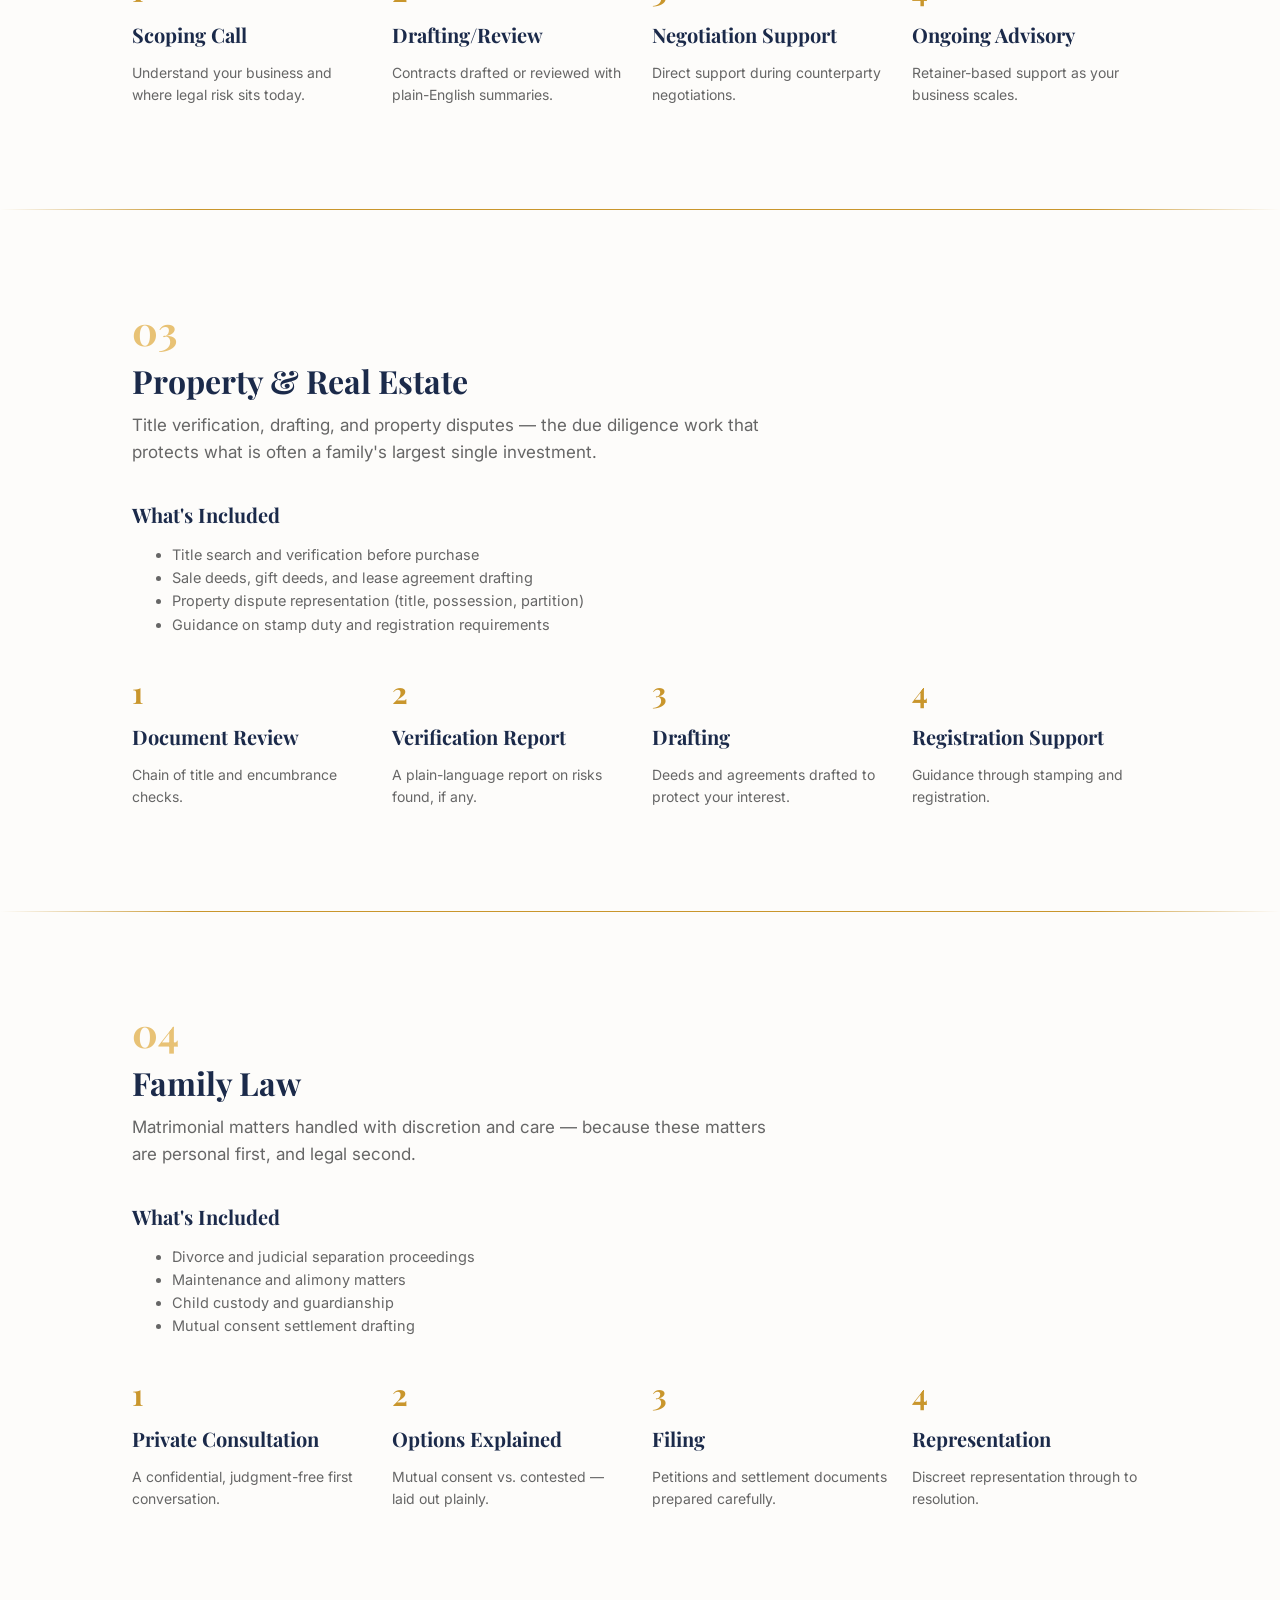
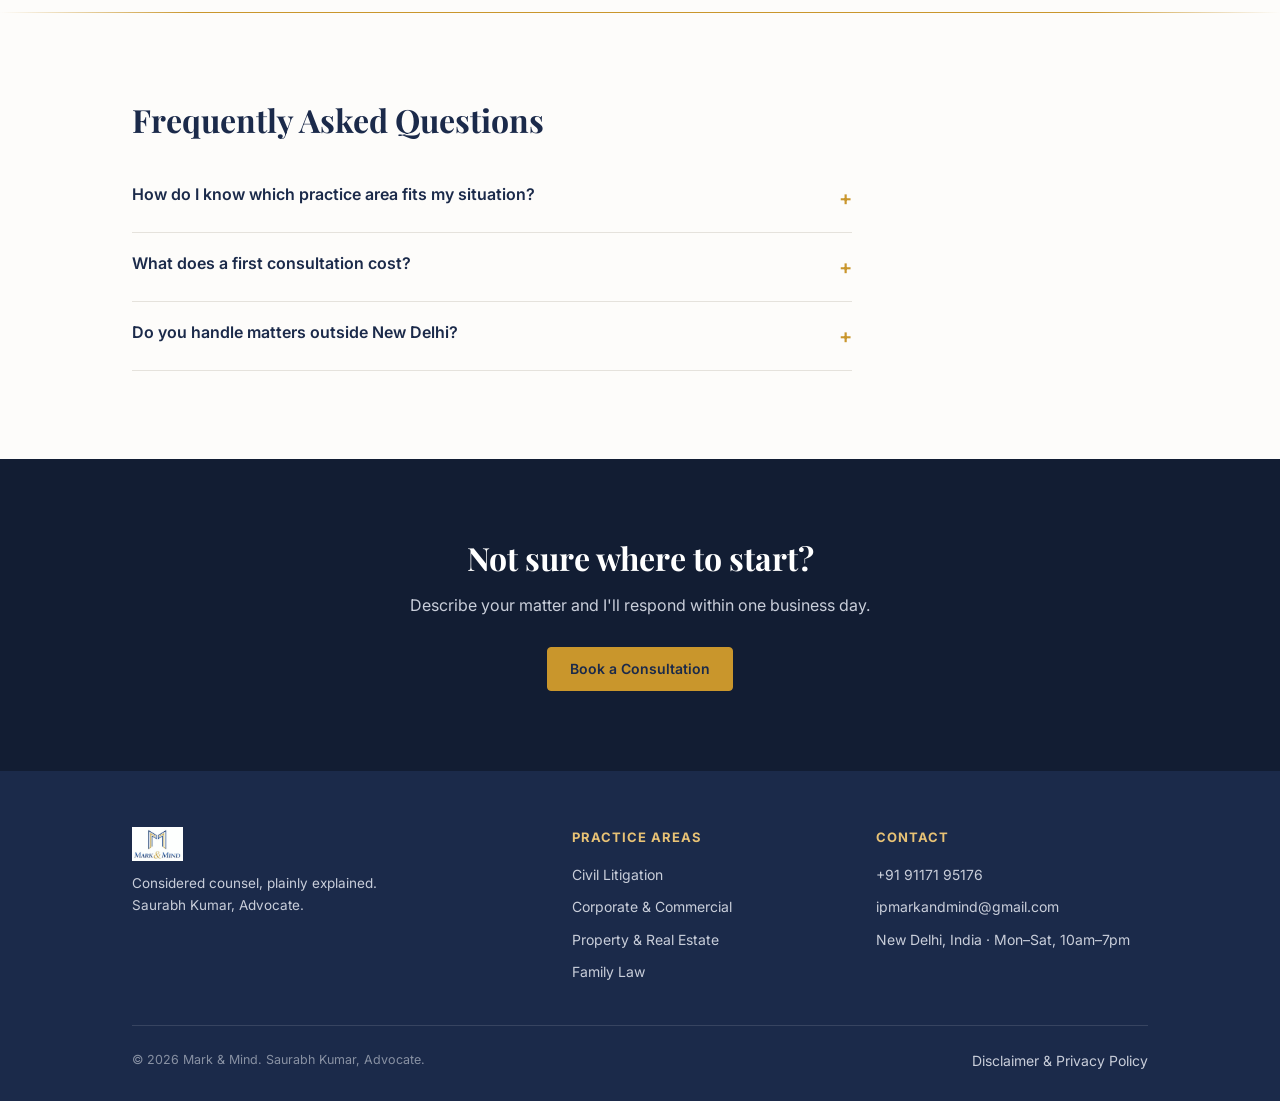
<file: app/static/practice-areas.html>
<!DOCTYPE html>
<html lang="en">
<head>
<meta charset="UTF-8" />
<meta name="viewport" content="width=device-width, initial-scale=1.0" />
<title>Practice Areas — Mark &amp; Mind</title>
<link rel="stylesheet" href="assets/styles.css" />
</head>
<body>

<header class="site-header">
  <div class="wrap">
    <a href="index.html" class="brand">
      <img src="assets/logo.png" style="height:34px; width:auto;">
    </a>
    <nav class="main-nav">
      <a href="index.html">Home</a>
      <a href="practice-areas.html" class="current">Practice Areas</a>
      <a href="insights.html">Insights</a>
      <a href="about.html">About</a>
      <a href="careers.html">Careers</a>
      <a href="contact.html" class="btn btn-gold">Book a Consultation</a>
    </nav>
  </div>
</header>

<section class="tight page-hero-bg">
  <div class="wrap">
    <div class="eyebrow">What I Handle</div>
    <h1>Practice Areas</h1>
    <p class="lede">Focused representation across the matters individuals and growing businesses face most often.</p>
  </div>
</section>

<hr class="divider"/>

<!-- Civil Litigation -->
<section id="civil">
  <div class="wrap">
    <div class="num" style="font-family:var(--serif); color:var(--gold-light); font-size:40px; font-weight:700;">01</div>
    <h2>Civil Litigation</h2>
    <p class="lede" style="max-width:640px; margin-top:12px;">
      Disputes, recovery suits, and representation before civil courts — handled with
      clear communication at every stage, so you always know where your matter stands.
    </p>

    <h3 style="margin-top:36px;">What's Included</h3>
    <ul style="color:var(--grey); font-size:14.5px; max-width:600px;">
      <li>Drafting and filing of civil suits and written statements</li>
      <li>Recovery of money suits and execution proceedings</li>
      <li>Representation before district courts and civil courts</li>
      <li>Pre-litigation notices and settlement negotiation</li>
    </ul>

    <div class="process-steps">
      <div class="process-step"><span class="step-num">1</span><h3>Consultation</h3><p style="color:var(--grey); font-size:14px;">We review the facts and documents to assess your position.</p></div>
      <div class="process-step"><span class="step-num">2</span><h3>Strategy</h3><p style="color:var(--grey); font-size:14px;">A clear plan — litigation, negotiation, or both — explained in plain terms.</p></div>
      <div class="process-step"><span class="step-num">3</span><h3>Filing</h3><p style="color:var(--grey); font-size:14px;">Drafting and filing with regular, jargon-free updates.</p></div>
      <div class="process-step"><span class="step-num">4</span><h3>Representation</h3><p style="color:var(--grey); font-size:14px;">Direct representation through hearings until resolution.</p></div>
    </div>
  </div>
</section>

<hr class="divider"/>

<!-- Corporate & Commercial -->
<section id="corporate">
  <div class="wrap">
    <div class="num" style="font-family:var(--serif); color:var(--gold-light); font-size:40px; font-weight:700;">02</div>
    <h2>Corporate &amp; Commercial</h2>
    <p class="lede" style="max-width:640px; margin-top:12px;">
      Contracts, compliance, and advisory support for startups and SMEs — built for
      founders who need a lawyer who explains the "why," not just the clause.
    </p>

    <h3 style="margin-top:36px;">What's Included</h3>
    <ul style="color:var(--grey); font-size:14.5px; max-width:600px;">
      <li>Founder agreements, vendor contracts, and NDAs</li>
      <li>Regulatory and statutory compliance advisory</li>
      <li>Commercial dispute resolution and demand notices</li>
      <li>Ongoing retainer support for growing businesses</li>
    </ul>

    <div class="process-steps">
      <div class="process-step"><span class="step-num">1</span><h3>Scoping Call</h3><p style="color:var(--grey); font-size:14px;">Understand your business and where legal risk sits today.</p></div>
      <div class="process-step"><span class="step-num">2</span><h3>Drafting/Review</h3><p style="color:var(--grey); font-size:14px;">Contracts drafted or reviewed with plain-English summaries.</p></div>
      <div class="process-step"><span class="step-num">3</span><h3>Negotiation Support</h3><p style="color:var(--grey); font-size:14px;">Direct support during counterparty negotiations.</p></div>
      <div class="process-step"><span class="step-num">4</span><h3>Ongoing Advisory</h3><p style="color:var(--grey); font-size:14px;">Retainer-based support as your business scales.</p></div>
    </div>
  </div>
</section>

<hr class="divider"/>

<!-- Property & Real Estate -->
<section id="property">
  <div class="wrap">
    <div class="num" style="font-family:var(--serif); color:var(--gold-light); font-size:40px; font-weight:700;">03</div>
    <h2>Property &amp; Real Estate</h2>
    <p class="lede" style="max-width:640px; margin-top:12px;">
      Title verification, drafting, and property disputes — the due diligence work
      that protects what is often a family's largest single investment.
    </p>

    <h3 style="margin-top:36px;">What's Included</h3>
    <ul style="color:var(--grey); font-size:14.5px; max-width:600px;">
      <li>Title search and verification before purchase</li>
      <li>Sale deeds, gift deeds, and lease agreement drafting</li>
      <li>Property dispute representation (title, possession, partition)</li>
      <li>Guidance on stamp duty and registration requirements</li>
    </ul>

    <div class="process-steps">
      <div class="process-step"><span class="step-num">1</span><h3>Document Review</h3><p style="color:var(--grey); font-size:14px;">Chain of title and encumbrance checks.</p></div>
      <div class="process-step"><span class="step-num">2</span><h3>Verification Report</h3><p style="color:var(--grey); font-size:14px;">A plain-language report on risks found, if any.</p></div>
      <div class="process-step"><span class="step-num">3</span><h3>Drafting</h3><p style="color:var(--grey); font-size:14px;">Deeds and agreements drafted to protect your interest.</p></div>
      <div class="process-step"><span class="step-num">4</span><h3>Registration Support</h3><p style="color:var(--grey); font-size:14px;">Guidance through stamping and registration.</p></div>
    </div>
  </div>
</section>

<hr class="divider"/>

<!-- Family Law -->
<section id="family">
  <div class="wrap">
    <div class="num" style="font-family:var(--serif); color:var(--gold-light); font-size:40px; font-weight:700;">04</div>
    <h2>Family Law</h2>
    <p class="lede" style="max-width:640px; margin-top:12px;">
      Matrimonial matters handled with discretion and care — because these matters
      are personal first, and legal second.
    </p>

    <h3 style="margin-top:36px;">What's Included</h3>
    <ul style="color:var(--grey); font-size:14.5px; max-width:600px;">
      <li>Divorce and judicial separation proceedings</li>
      <li>Maintenance and alimony matters</li>
      <li>Child custody and guardianship</li>
      <li>Mutual consent settlement drafting</li>
    </ul>

    <div class="process-steps">
      <div class="process-step"><span class="step-num">1</span><h3>Private Consultation</h3><p style="color:var(--grey); font-size:14px;">A confidential, judgment-free first conversation.</p></div>
      <div class="process-step"><span class="step-num">2</span><h3>Options Explained</h3><p style="color:var(--grey); font-size:14px;">Mutual consent vs. contested — laid out plainly.</p></div>
      <div class="process-step"><span class="step-num">3</span><h3>Filing</h3><p style="color:var(--grey); font-size:14px;">Petitions and settlement documents prepared carefully.</p></div>
      <div class="process-step"><span class="step-num">4</span><h3>Representation</h3><p style="color:var(--grey); font-size:14px;">Discreet representation through to resolution.</p></div>
    </div>
  </div>
</section>

<hr class="divider"/>

<section>
  <div class="wrap">
    <h2>Frequently Asked Questions</h2>
    <div style="margin-top:24px; max-width:720px;">
      <details class="faq-item">
        <summary>How do I know which practice area fits my situation?</summary>
        <p>If you're unsure, that's fine — describe your situation on the contact form and I'll point you in the right direction, even if it means referring you elsewhere.</p>
      </details>
      <details class="faq-item">
        <summary>What does a first consultation cost?</summary>
        <p>Consultation fees are discussed upfront before any engagement begins — there are no hidden charges.</p>
      </details>
      <details class="faq-item">
        <summary>Do you handle matters outside New Delhi?</summary>
        <p>Advisory work can often be handled remotely; court representation depends on jurisdiction — this is discussed during your consultation.</p>
      </details>
    </div>
  </div>
</section>

<section class="quote-band" style="background:var(--navy-deep);">
  <div class="wrap">
    <h2 style="color:#fff;">Not sure where to start?</h2>
    <p style="color:#C9CEDA; max-width:520px; margin:16px auto 28px;">Describe your matter and I'll respond within one business day.</p>
    <a href="contact.html" class="btn btn-gold">Book a Consultation</a>
  </div>
</section>

<footer class="site-footer">
  <div class="wrap">
    <div class="footer-grid">
      <div>
        <div class="brand"><img src="assets/logo.png" style="height:34px; width:auto;"></div>
        <p style="font-size:13.5px; margin-top:12px; max-width:280px;">Considered counsel, plainly explained. Saurabh Kumar, Advocate.</p>
      </div>
      <div>
        <h4>Practice Areas</h4>
        <a href="practice-areas.html#civil">Civil Litigation</a>
        <a href="practice-areas.html#corporate">Corporate &amp; Commercial</a>
        <a href="practice-areas.html#property">Property &amp; Real Estate</a>
        <a href="practice-areas.html#family">Family Law</a>
      </div>
      <div>
        <h4>Contact</h4>
        <a href="tel:+919117195176">+91 91171 95176</a>
        <a href="mailto:ipmarkandmind@gmail.com">ipmarkandmind@gmail.com</a>
        <a href="contact.html">New Delhi, India · Mon–Sat, 10am–7pm</a>
      </div>
    </div>
    <div class="footer-bottom">
      <span>© 2026 Mark &amp; Mind. Saurabh Kumar, Advocate.</span>
      <span><a href="legal.html" style="display:inline;">Disclaimer &amp; Privacy Policy</a></span>
    </div>
  </div>
</footer>

</body>
</html>
</file>
<file: app/static/assets/styles.css>
/* ==========================================================================
   Mark & Mind — Shared Design System
   Palette: navy + gold, serif display / sans body, hairline gold dividers
   ========================================================================== */

@import url('https://fonts.googleapis.com/css2?family=Playfair+Display:wght@600;700&family=Inter:wght@400;500;600;700&display=swap');

:root {
  --navy: #1B2A4A;
  --navy-deep: #121D33;
  --gold: #C9962C;
  --gold-light: #E8C275;
  --charcoal: #333333;
  --grey: #666666;
  --bg: #FDFCFA;
  --border: #E5E2DC;
  --serif: 'Playfair Display', Georgia, serif;
  --sans: 'Inter', -apple-system, BlinkMacSystemFont, sans-serif;
}

* { box-sizing: border-box; }

html { scroll-behavior: smooth; }

body {
  margin: 0;
  font-family: var(--sans);
  color: var(--charcoal);
  background: var(--bg);
  line-height: 1.6;
}

a { color: inherit; text-decoration: none; }

img { max-width: 100%; display: block; }

/* ---------- Layout ---------- */

.wrap {
  max-width: 1080px;
  margin: 0 auto;
  padding: 0 32px;
}

section { padding: 88px 0; position: relative; }
section.tight { padding: 56px 0; }

.eyebrow {
  color: var(--gold);
  letter-spacing: 2.5px;
  font-size: 12px;
  font-weight: 700;
  text-transform: uppercase;
}

h1, h2, h3 { font-family: var(--serif); color: var(--navy); margin: 0; }
h1 { font-size: 44px; line-height: 1.15; }
h2 { font-size: 32px; line-height: 1.2; }
h3 { font-size: 20px; line-height: 1.3; }

.lede { color: var(--grey); font-size: 17px; max-width: 640px; }

.divider {
  height: 1px;
  background: linear-gradient(to right, transparent, var(--gold) 15%, var(--gold) 85%, transparent);
  border: none;
  margin: 0;
}

/* ---------- Header / Nav ---------- */

header.site-header {
  padding: 20px 0;
  border-bottom: 1px solid var(--border);
  background: var(--bg);
  position: sticky;
  top: 0;
  z-index: 40;
}

header.site-header .wrap {
  display: flex;
  justify-content: space-between;
  align-items: center;
}

.brand {
  display: flex;
  align-items: center;
  gap: 10px;
  font-family: var(--serif);
  font-size: 21px;
  font-weight: 700;
  color: var(--navy);
}
.brand span.amp { color: var(--gold); font-style: italic; }
.brand svg { height: 30px; width: auto; }

nav.main-nav { display: flex; gap: 28px; align-items: center; }
nav.main-nav a {
  font-size: 14px;
  font-weight: 600;
  color: var(--charcoal);
}
nav.main-nav a:hover { color: var(--gold); }
nav.main-nav a.current { color: var(--navy); border-bottom: 2px solid var(--gold); padding-bottom: 4px; }

.btn {
  display: inline-block;
  padding: 10px 22px;
  border-radius: 4px;
  font-size: 14px;
  font-weight: 600;
  border: 1px solid var(--navy);
  color: var(--navy);
  background: none;
  cursor: pointer;
  transition: all 0.2s;
}
.btn:hover { background: var(--navy); color: #fff; }
.btn-gold { border-color: var(--gold); color: var(--navy); background: var(--gold); }
.btn-gold:hover { background: var(--gold-light); border-color: var(--gold-light); color: var(--navy); }
.btn-ghost { border-color: transparent; color: var(--grey); }
.btn-ghost:hover { background: none; color: var(--navy); }

/* ---------- Watermark backgrounds (SVG line art, low opacity) ---------- */

.watermark-scales {
  position: absolute;
  top: 0; right: -60px;
  width: 420px;
  opacity: 0.06;
  pointer-events: none;
  z-index: 0;
}
.watermark-scales.left { right: auto; left: -80px; }

.watermark-pillars {
  position: absolute;
  inset: 0;
  background-image: url('pillars.svg');
  background-repeat: repeat-x;
  background-position: bottom;
  background-size: 240px auto;
  opacity: 0.05;
  pointer-events: none;
  z-index: 0;
}

section .wrap { position: relative; z-index: 1; }

/* ---------- Hero ---------- */

.hero { padding: 96px 0 72px; overflow: hidden; }
.hero .lede { font-size: 18px; margin: 20px 0 32px; }
.hero-actions { display: flex; gap: 16px; flex-wrap: wrap; }

.hero-bg {
  position: relative;
  padding: 130px 0 100px;
  overflow: hidden;
  background: linear-gradient(160deg, rgba(18,29,51,0.88), rgba(18,29,51,0.78)), url('file_0000000007b48211b19597d6f5daf236.png');
  background-size: cover;
  background-position: center 30%;
}
.hero-bg .eyebrow { color: var(--gold-light); }
.hero-bg h1 { color: #fff; }
.hero-bg .lede { color: #D9DCE4; }

.page-hero-bg {
  position: relative;
  padding: 72px 0;
  overflow: hidden;
  background: linear-gradient(160deg, rgba(18,29,51,0.90), rgba(18,29,51,0.82)), url('f9b80146eb111cb35375755122662d771710a8777a9426a7d909d3229c018c94.png');
  background-size: cover;
  background-position: center;
}
.page-hero-bg .eyebrow { color: var(--gold-light); }
.page-hero-bg h1 { color: #fff; }
.page-hero-bg .lede { color: #D9DCE4; }

/* ---------- Cards ---------- */

.card-grid {
  display: grid;
  grid-template-columns: repeat(auto-fit, minmax(230px, 1fr));
  gap: 24px;
  margin-top: 40px;
}

.practice-card {
  border: 1px solid var(--border);
  border-radius: 6px;
  padding: 28px;
  background: #fff;
  transition: border-color 0.2s, transform 0.2s;
}
.practice-card:hover { border-color: var(--gold); transform: translateY(-3px); }
.practice-card .num {
  font-family: var(--serif);
  color: var(--gold-light);
  font-size: 32px;
  font-weight: 700;
}
.practice-card h3 { margin: 8px 0 10px; }
.practice-card p { color: var(--grey); font-size: 14.5px; margin: 0; }

/* ---------- Pull-quote band ---------- */

.quote-band {
  background: var(--navy);
  color: #fff;
  padding: 80px 0;
  text-align: center;
  position: relative;
  overflow: hidden;
}
.quote-band .quote-mark {
  font-family: var(--serif);
  font-size: 64px;
  color: var(--gold);
  line-height: 1;
  margin-bottom: 8px;
}
.quote-band blockquote {
  font-family: var(--serif);
  font-style: italic;
  font-size: 26px;
  max-width: 680px;
  margin: 0 auto;
  line-height: 1.5;
}
.quote-band cite {
  display: block;
  margin-top: 20px;
  font-family: var(--sans);
  font-style: normal;
  font-size: 13px;
  letter-spacing: 1.5px;
  text-transform: uppercase;
  color: var(--gold-light);
}

/* ---------- Emblem / stat badges ---------- */

.badge-row {
  display: flex;
  gap: 48px;
  flex-wrap: wrap;
  margin-top: 36px;
}
.badge {
  display: flex;
  flex-direction: column;
  align-items: center;
  text-align: center;
  width: 150px;
}
.badge svg { width: 52px; height: 52px; margin-bottom: 10px; }
.badge .badge-num {
  font-family: var(--serif);
  font-size: 26px;
  color: var(--navy);
  font-weight: 700;
}
.badge .badge-label {
  font-size: 12px;
  color: var(--grey);
  text-transform: uppercase;
  letter-spacing: 1px;
  margin-top: 2px;
}

/* ---------- Insights / articles ---------- */

.article-list { margin-top: 40px; display: flex; flex-direction: column; gap: 0; }
.article-item {
  padding: 28px 0;
  border-bottom: 1px solid var(--border);
}
.article-item:first-child { padding-top: 0; }
.article-date {
  font-size: 12px;
  color: var(--gold);
  font-weight: 700;
  letter-spacing: 1px;
  text-transform: uppercase;
}
.article-item h3 { margin: 8px 0 6px; }
.tldr {
  background: #F7F4EE;
  border-left: 3px solid var(--gold);
  padding: 10px 16px;
  font-size: 14px;
  margin: 12px 0;
  color: var(--charcoal);
}
.tldr strong { color: var(--navy); }
.read-more { font-size: 13.5px; font-weight: 700; color: var(--navy); }
.read-more:hover { color: var(--gold); }

/* ---------- About ---------- */

.about-grid {
  display: grid;
  grid-template-columns: 1fr 1.3fr;
  gap: 56px;
  align-items: start;
  margin-top: 40px;
}
.about-photo {
  aspect-ratio: 3/4;
  background: linear-gradient(160deg, var(--navy), var(--navy-deep));
  border-radius: 6px;
  display: flex;
  align-items: center;
  justify-content: center;
  position: relative;
  overflow: hidden;
}
.about-photo svg { width: 60%; opacity: 0.25; }
.timeline { margin-top: 32px; border-left: 2px solid var(--gold); padding-left: 24px; }
.timeline-item { margin-bottom: 24px; position: relative; }
.timeline-item::before {
  content: '';
  position: absolute;
  left: -29px;
  top: 5px;
  width: 10px; height: 10px;
  border-radius: 50%;
  background: var(--gold);
}
.timeline-item .year { font-weight: 700; color: var(--navy); font-size: 14px; }
.timeline-item p { margin: 4px 0 0; color: var(--grey); font-size: 14.5px; }

/* ---------- Practice area detail pages ---------- */

.process-steps {
  display: grid;
  grid-template-columns: repeat(auto-fit, minmax(200px, 1fr));
  gap: 24px;
  margin-top: 32px;
}
.process-step { text-align: left; }
.process-step .step-num {
  font-family: var(--serif);
  color: var(--gold);
  font-size: 30px;
  font-weight: 700;
  display: block;
  margin-bottom: 8px;
}
.faq-item { border-bottom: 1px solid var(--border); padding: 18px 0; }
.faq-item summary {
  font-weight: 600;
  color: var(--navy);
  cursor: pointer;
  list-style: none;
  display: flex;
  justify-content: space-between;
}
.faq-item summary::-webkit-details-marker { display: none; }
.faq-item summary::after { content: '+'; color: var(--gold); font-size: 20px; }
.faq-item[open] summary::after { content: '−'; }
.faq-item p { color: var(--grey); font-size: 14.5px; margin: 12px 0 0; }

/* ---------- Contact ---------- */

.contact-grid {
  display: grid;
  grid-template-columns: 1fr 1fr;
  gap: 56px;
  margin-top: 40px;
}
.contact-form label {
  display: block;
  font-size: 13px;
  font-weight: 600;
  color: var(--navy);
  margin: 16px 0 6px;
}
.contact-form label:first-child { margin-top: 0; }
.contact-form input,
.contact-form select,
.contact-form textarea {
  width: 100%;
  padding: 11px 12px;
  border: 1px solid var(--border);
  border-radius: 4px;
  font-family: var(--sans);
  font-size: 14px;
  background: #fff;
}
.contact-form textarea { min-height: 110px; resize: vertical; }
.contact-info-item { margin-bottom: 28px; }
.contact-info-item .label {
  font-size: 12px;
  color: var(--gold);
  font-weight: 700;
  text-transform: uppercase;
  letter-spacing: 1px;
  margin-bottom: 6px;
}
.whatsapp-float {
  position: fixed;
  bottom: 24px;
  right: 24px;
  background: #25D366;
  color: #fff;
  width: 56px; height: 56px;
  border-radius: 50%;
  display: flex;
  align-items: center;
  justify-content: center;
  box-shadow: 0 4px 14px rgba(0,0,0,0.2);
  z-index: 50;
}
.whatsapp-float svg { width: 28px; height: 28px; }

/* ---------- Disclaimer gateway ---------- */

.gateway-overlay {
  position: fixed;
  inset: 0;
  background: var(--navy-deep);
  z-index: 100;
  display: flex;
  align-items: center;
  justify-content: center;
  padding: 24px;
}
.gateway-card {
  background: #fff;
  border-radius: 8px;
  max-width: 560px;
  width: 100%;
  padding: 44px 40px;
  text-align: center;
}
.gateway-card svg { width: 48px; margin: 0 auto 20px; display: block; }
.gateway-card h2 { font-size: 22px; }
.gateway-card p { color: var(--grey); font-size: 14.5px; margin: 16px 0 28px; text-align: left; }
.gateway-card .btn { width: 100%; }

/* ---------- Footer ---------- */

footer.site-footer {
  background: var(--navy);
  color: #C9CEDA;
  padding: 56px 0 28px;
  margin-top: 0;
}
footer .footer-grid {
  display: grid;
  grid-template-columns: 1.5fr 1fr 1fr;
  gap: 32px;
  padding-bottom: 32px;
  border-bottom: 1px solid rgba(255,255,255,0.12);
}
footer h4 { color: var(--gold-light); font-size: 13px; text-transform: uppercase; letter-spacing: 1px; margin: 0 0 16px; font-family: var(--sans); }
footer a { display: block; font-size: 14px; margin-bottom: 10px; color: #C9CEDA; }
footer a:hover { color: var(--gold-light); }
footer .brand { color: #fff; }
footer .brand span.amp { color: var(--gold); }
.footer-bottom {
  padding-top: 24px;
  font-size: 12.5px;
  color: #8891A3;
  display: flex;
  justify-content: space-between;
  flex-wrap: wrap;
  gap: 8px;
}

/* ---------- Responsive ---------- */

@media (max-width: 780px) {
  nav.main-nav { display: none; }
  .about-grid, .contact-grid { grid-template-columns: 1fr; }
  footer .footer-grid { grid-template-columns: 1fr; }
  h1 { font-size: 32px; }
  h2 { font-size: 26px; }
}
</file>
